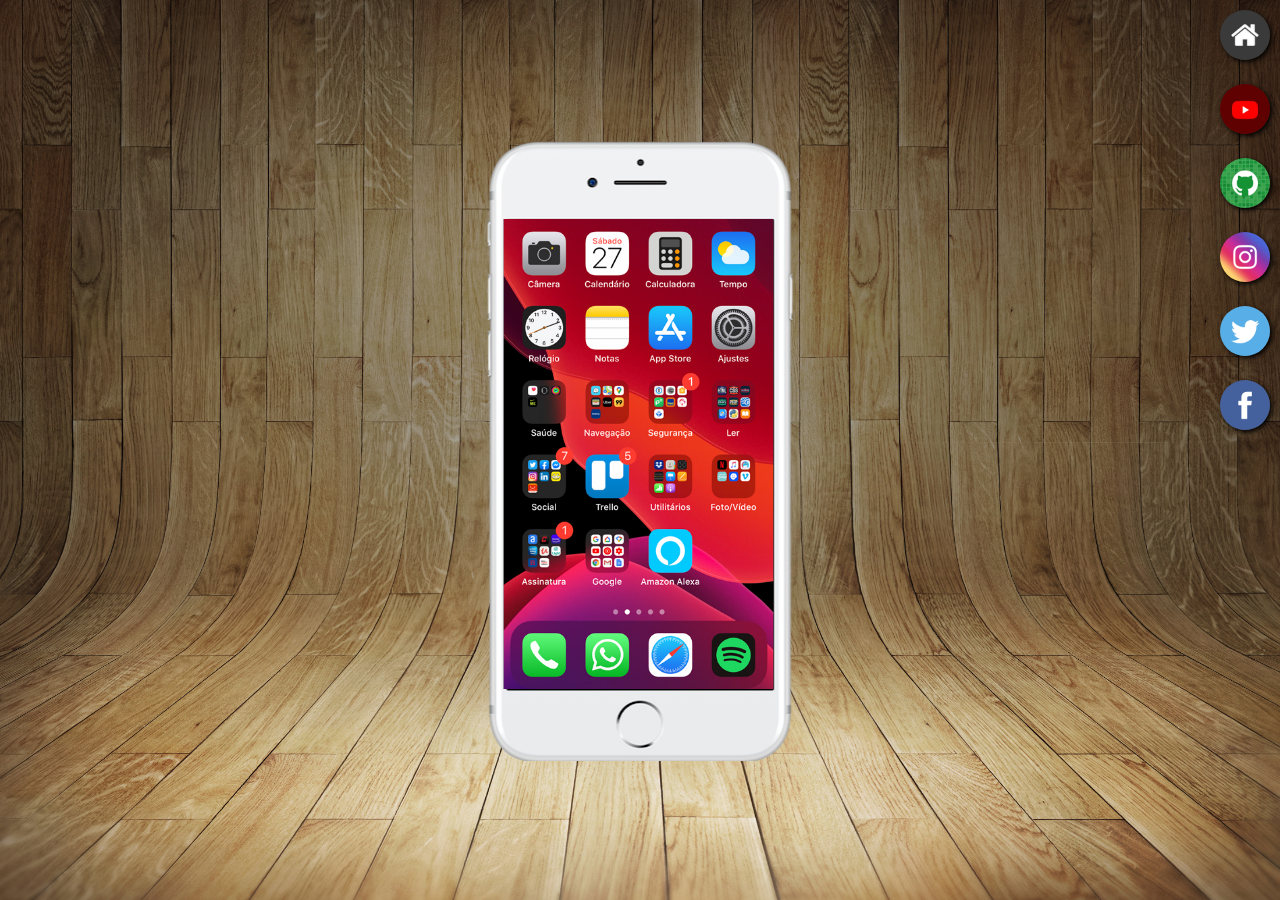
<file: index.html>
<!DOCTYPE html>
<html lang="pt-BR">
<head>
    <meta charset="UTF-8">
    <meta http-equiv="X-UA-Compatible" content="IE=edge">
    <meta name="viewport" content="width=device-width, initial-scale=1.0">
    <link rel="shortcut icon" href="favicon.ico" type="image/x-icon">
    <link rel="stylesheet" href="style.css">
    <title>Projeto Redes Sociais</title>
</head>
<body>
   <main>
    <section class="iphone">
      <iframe id="tela" name="tela" src="home.html" frameborder="0"> Seu navegador não é compativel com esta exibição.</iframe>
    </section> 
    <section class="redes-sociais">
        <a href="home.html" target="tela"><img src="imagens/logo-home.jpg" alt=""></a> <br>
        <a href="youtube.html" target="tela" ><img src="imagens/logo-youtube.jpg" alt=""></a> <br>
        <a href="github.html" target="tela"><img src="imagens/logo-github.jpg" alt=""></a> <br>
        <a href="instagram.html" target="tela"><img src="imagens/logo-instagram.jpg" alt=""></a> <br>
        <a href="twitter.html" target="tela"><img src="imagens/logo-twitter.jpg" alt=""></a> <br>
        <a href="facebook.html" target="tela"><img src="imagens/logo-facebook.jpg" alt=""></a>
    </section>
    
    </main>
</body>
</html>
</file>
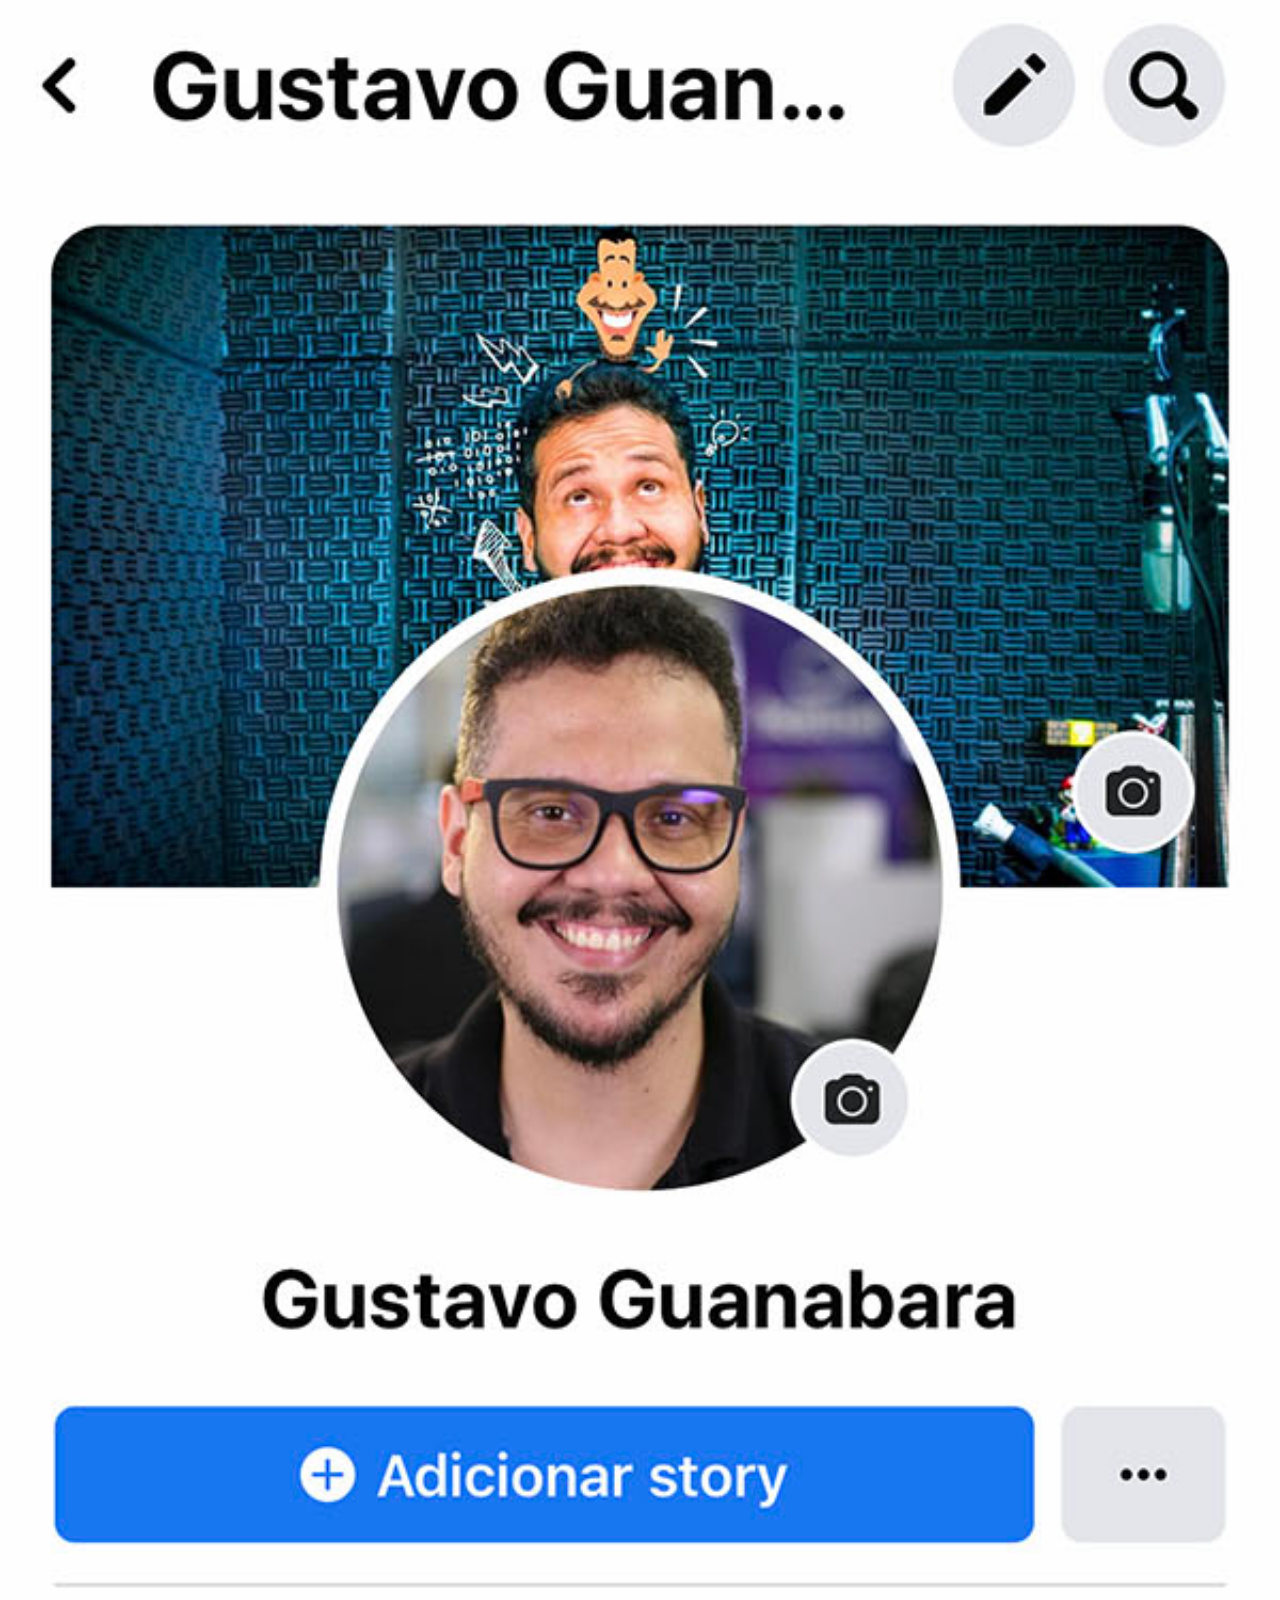
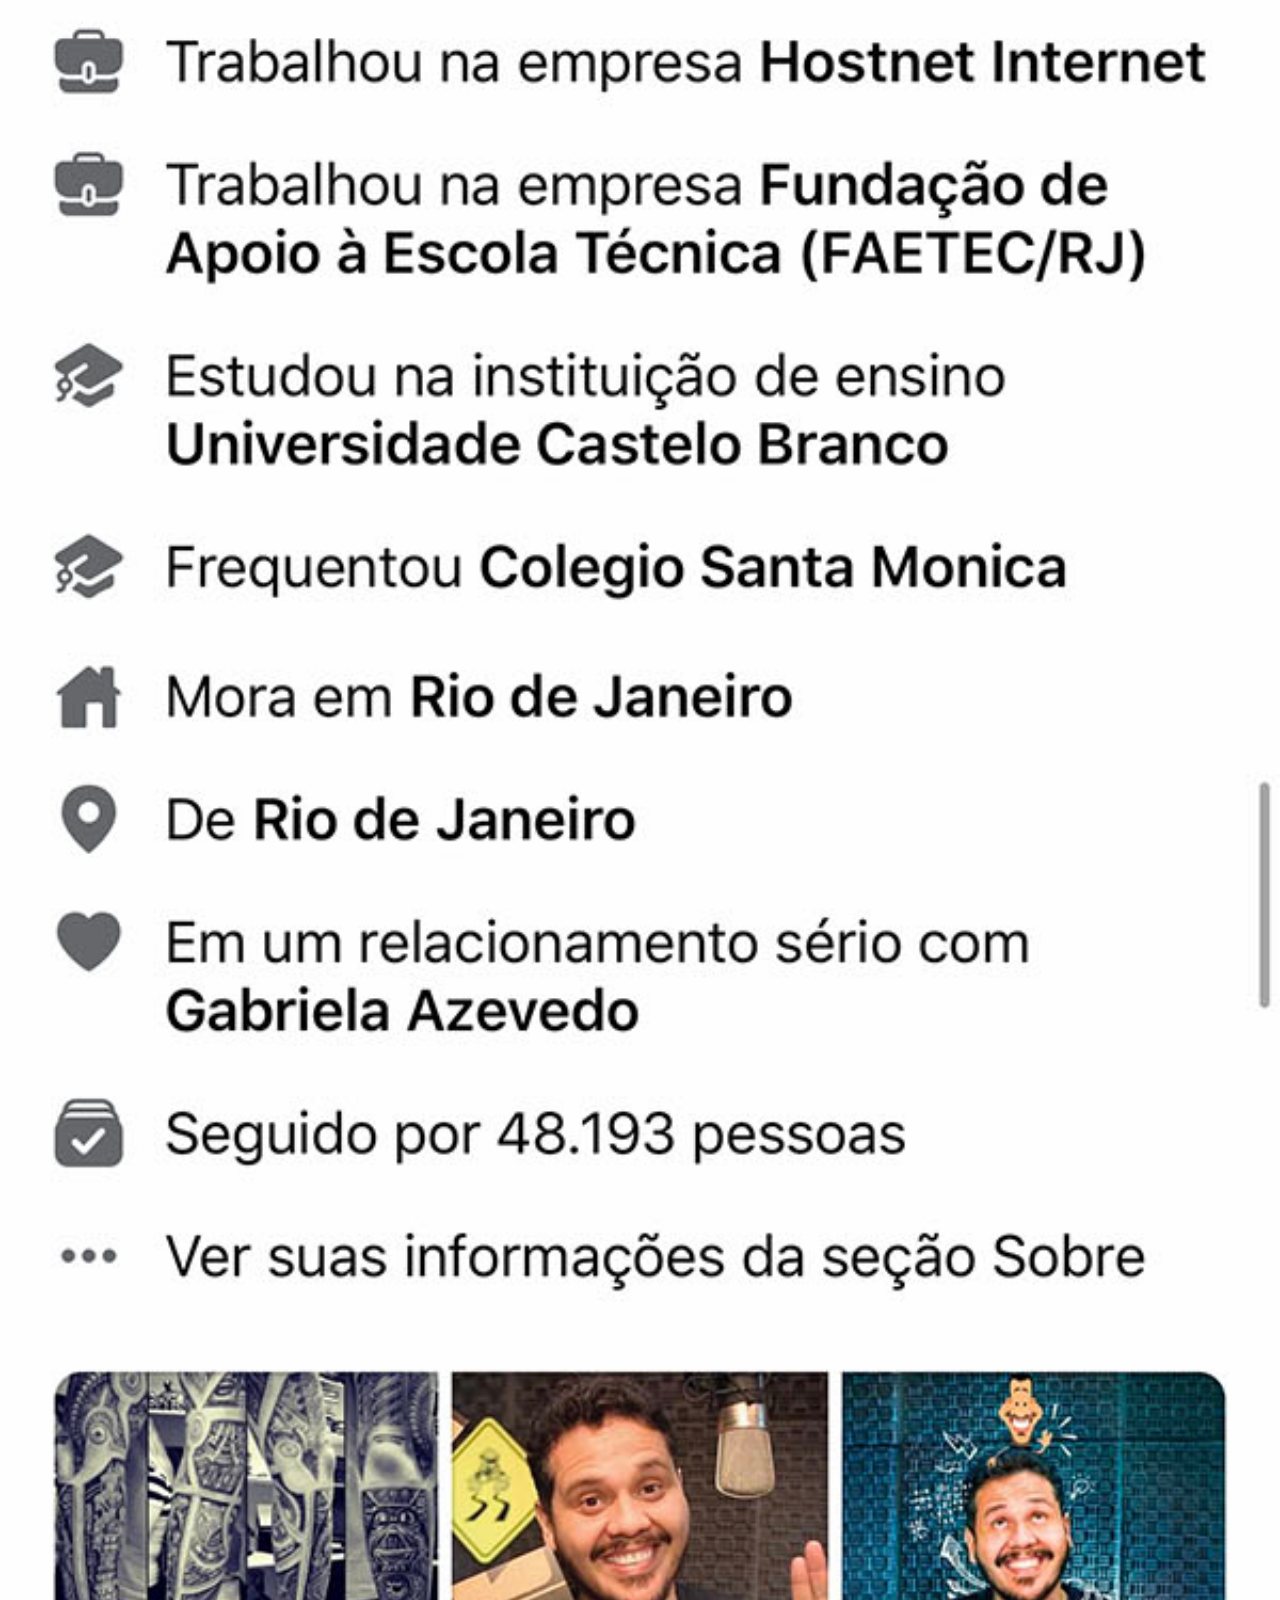
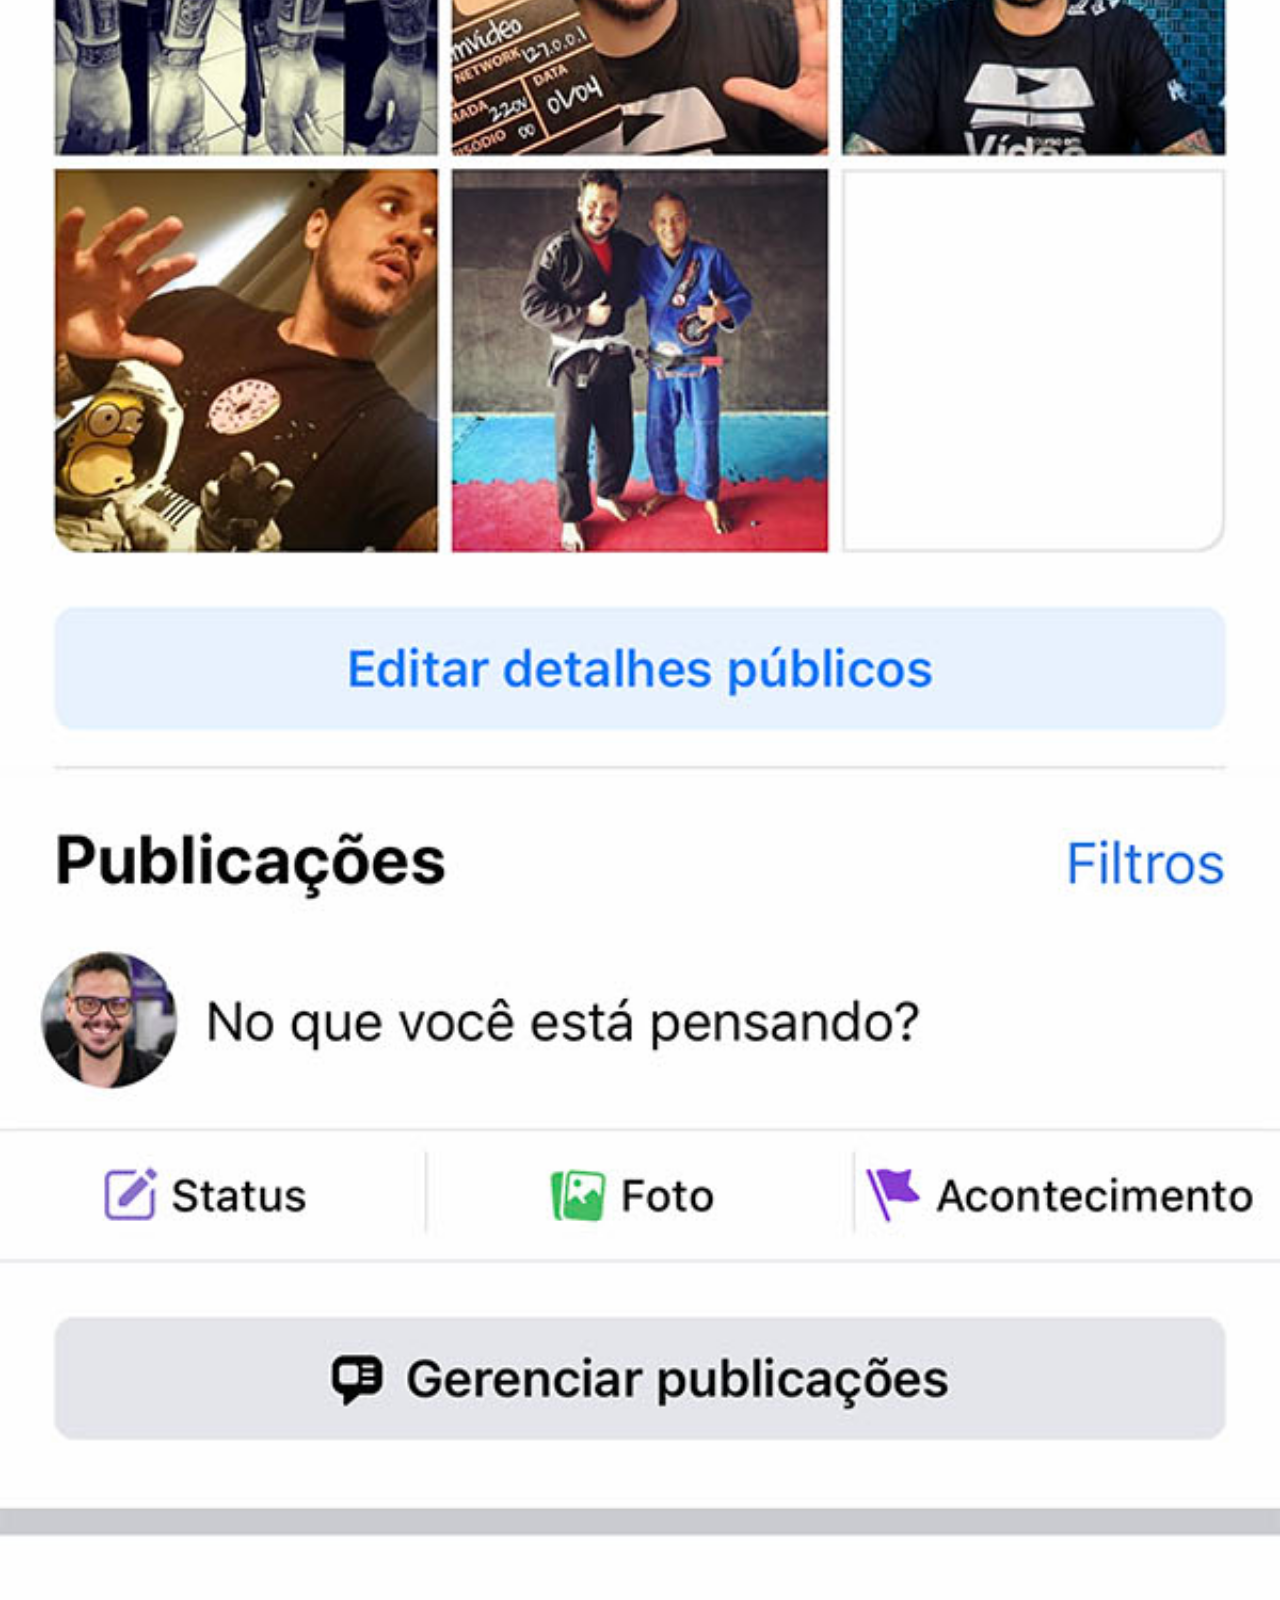
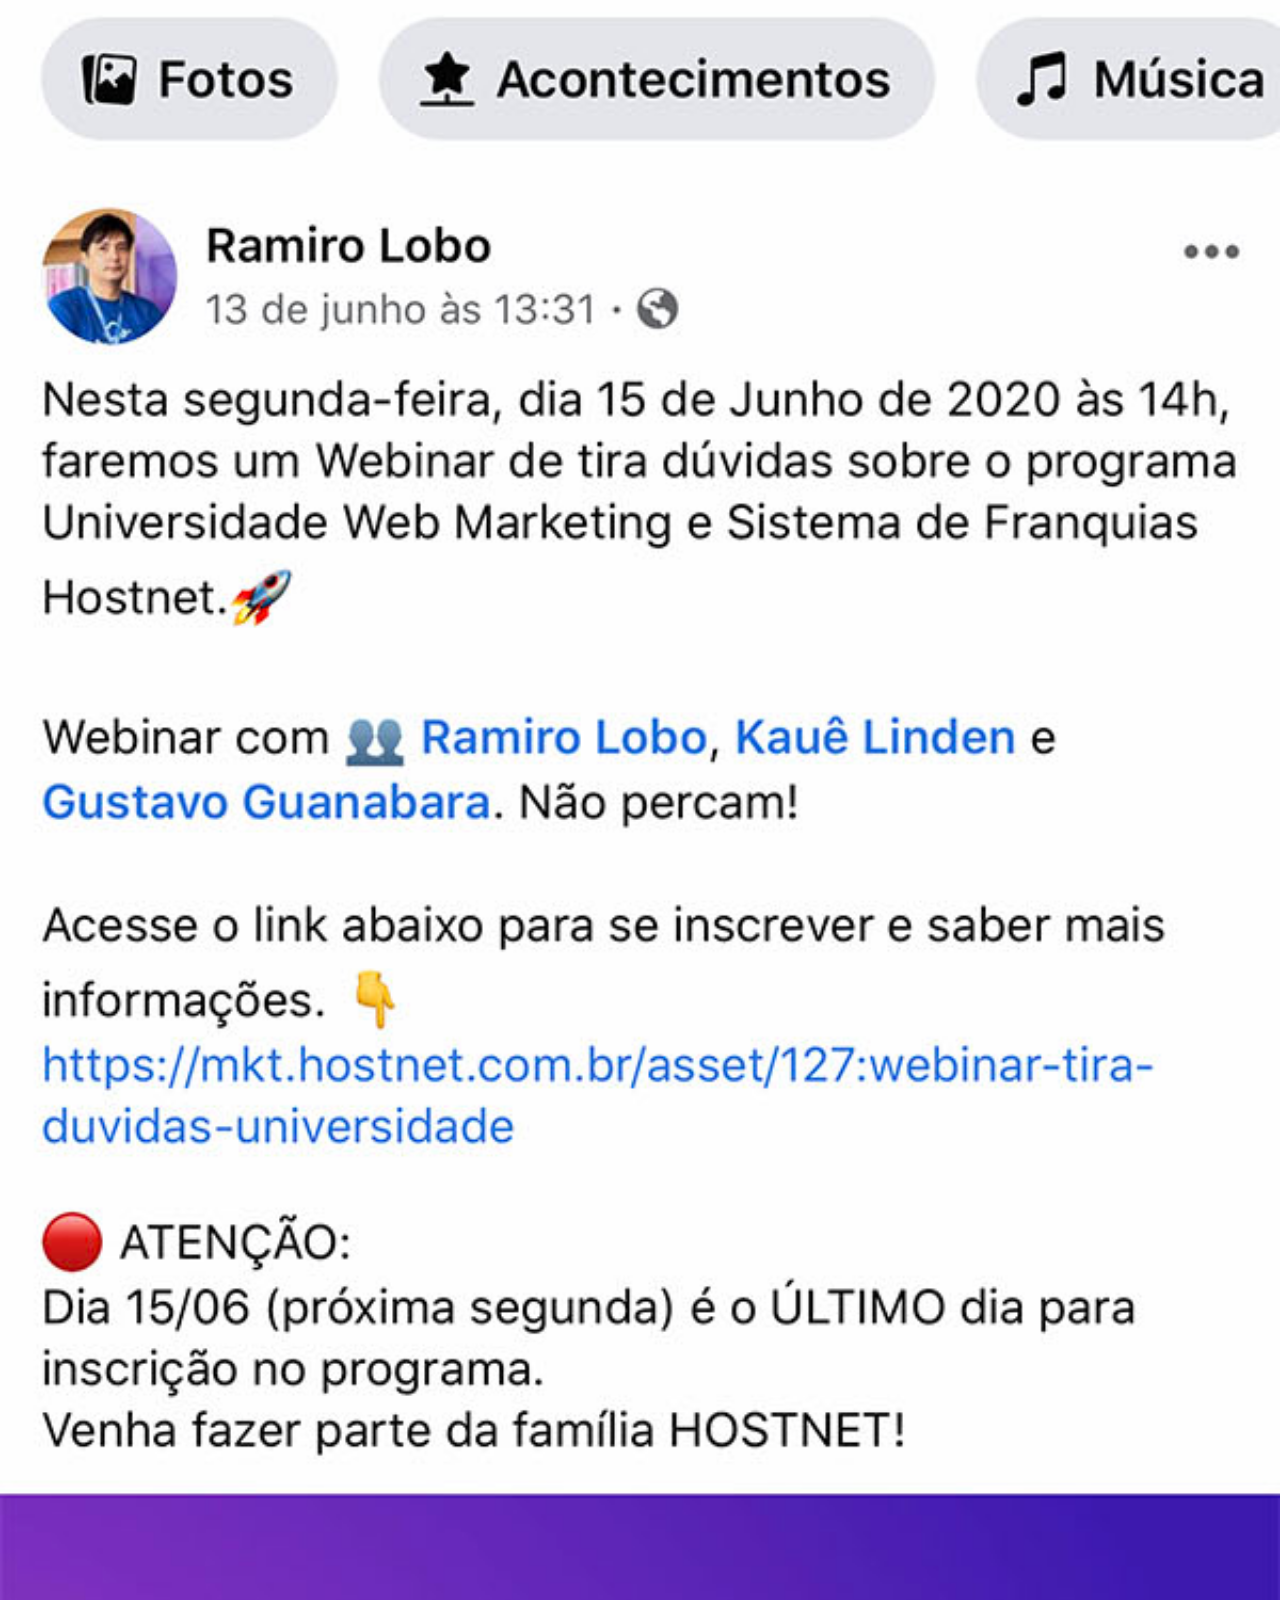
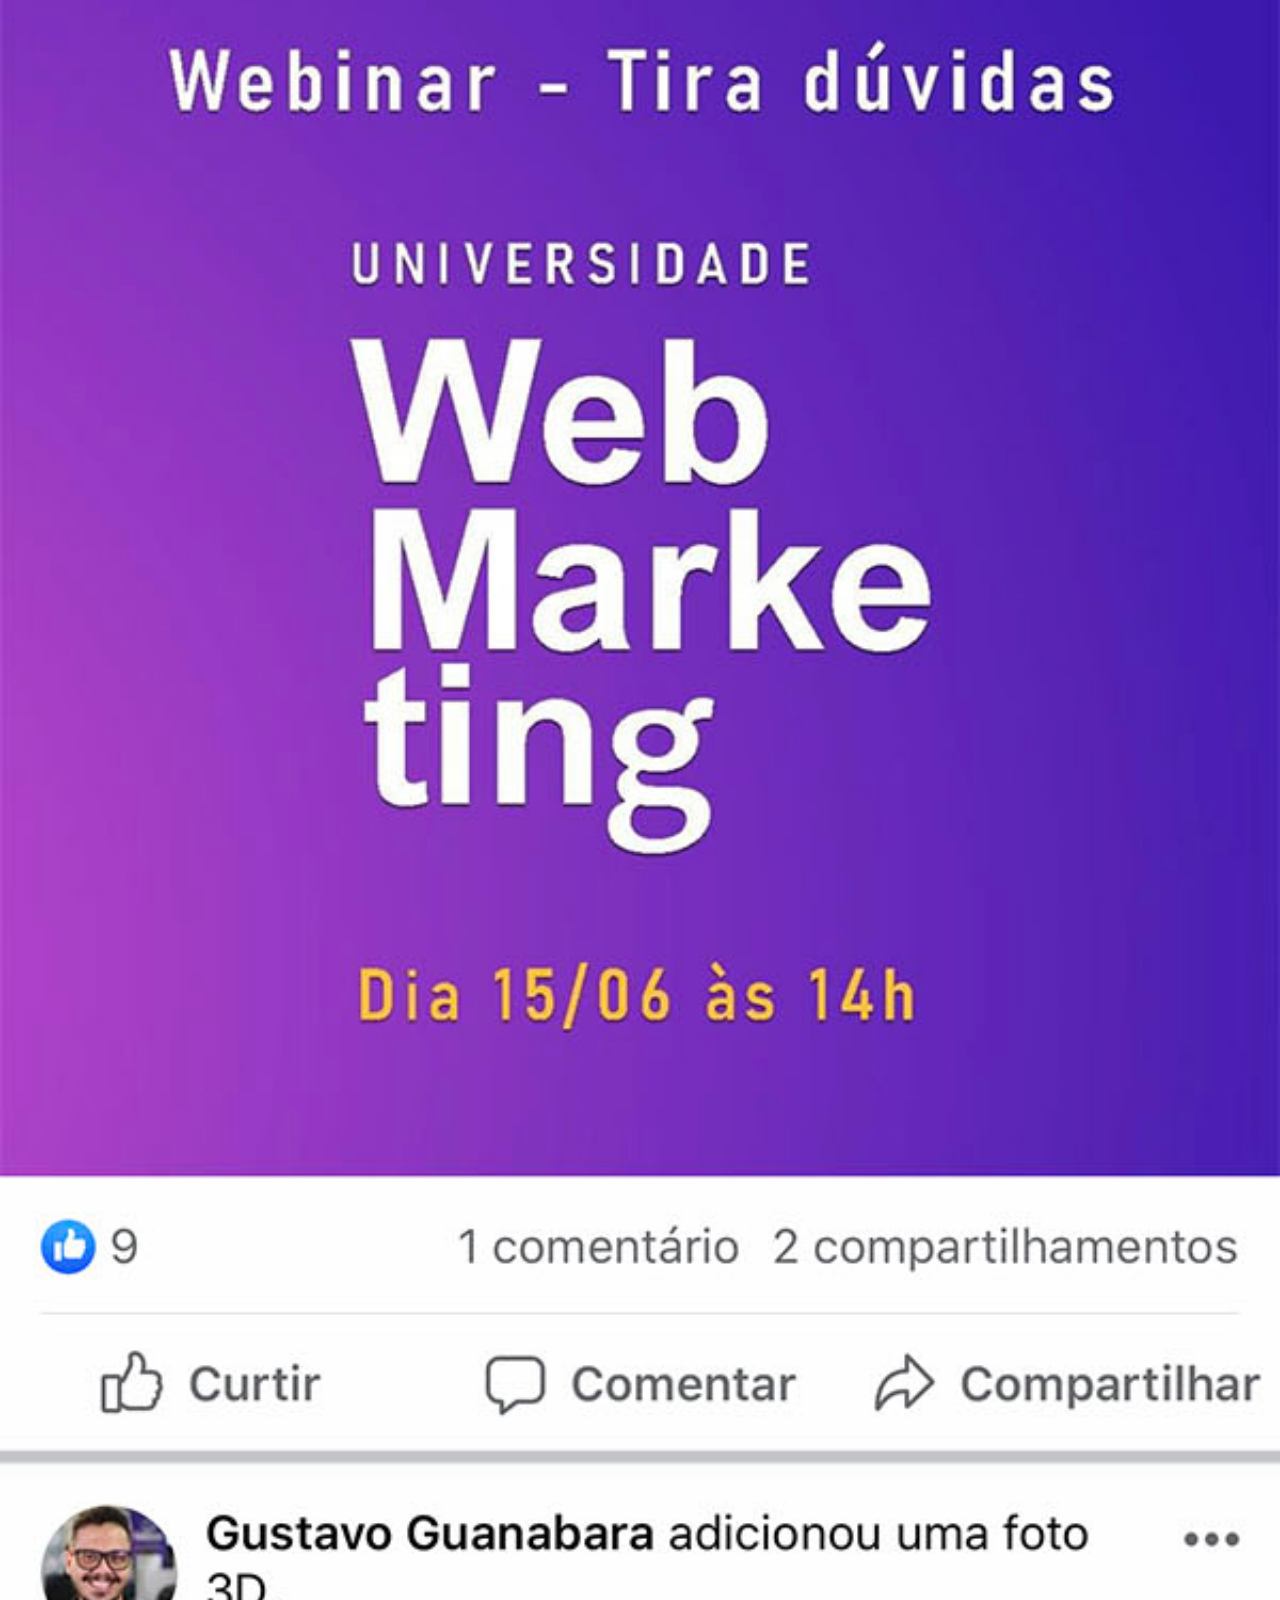
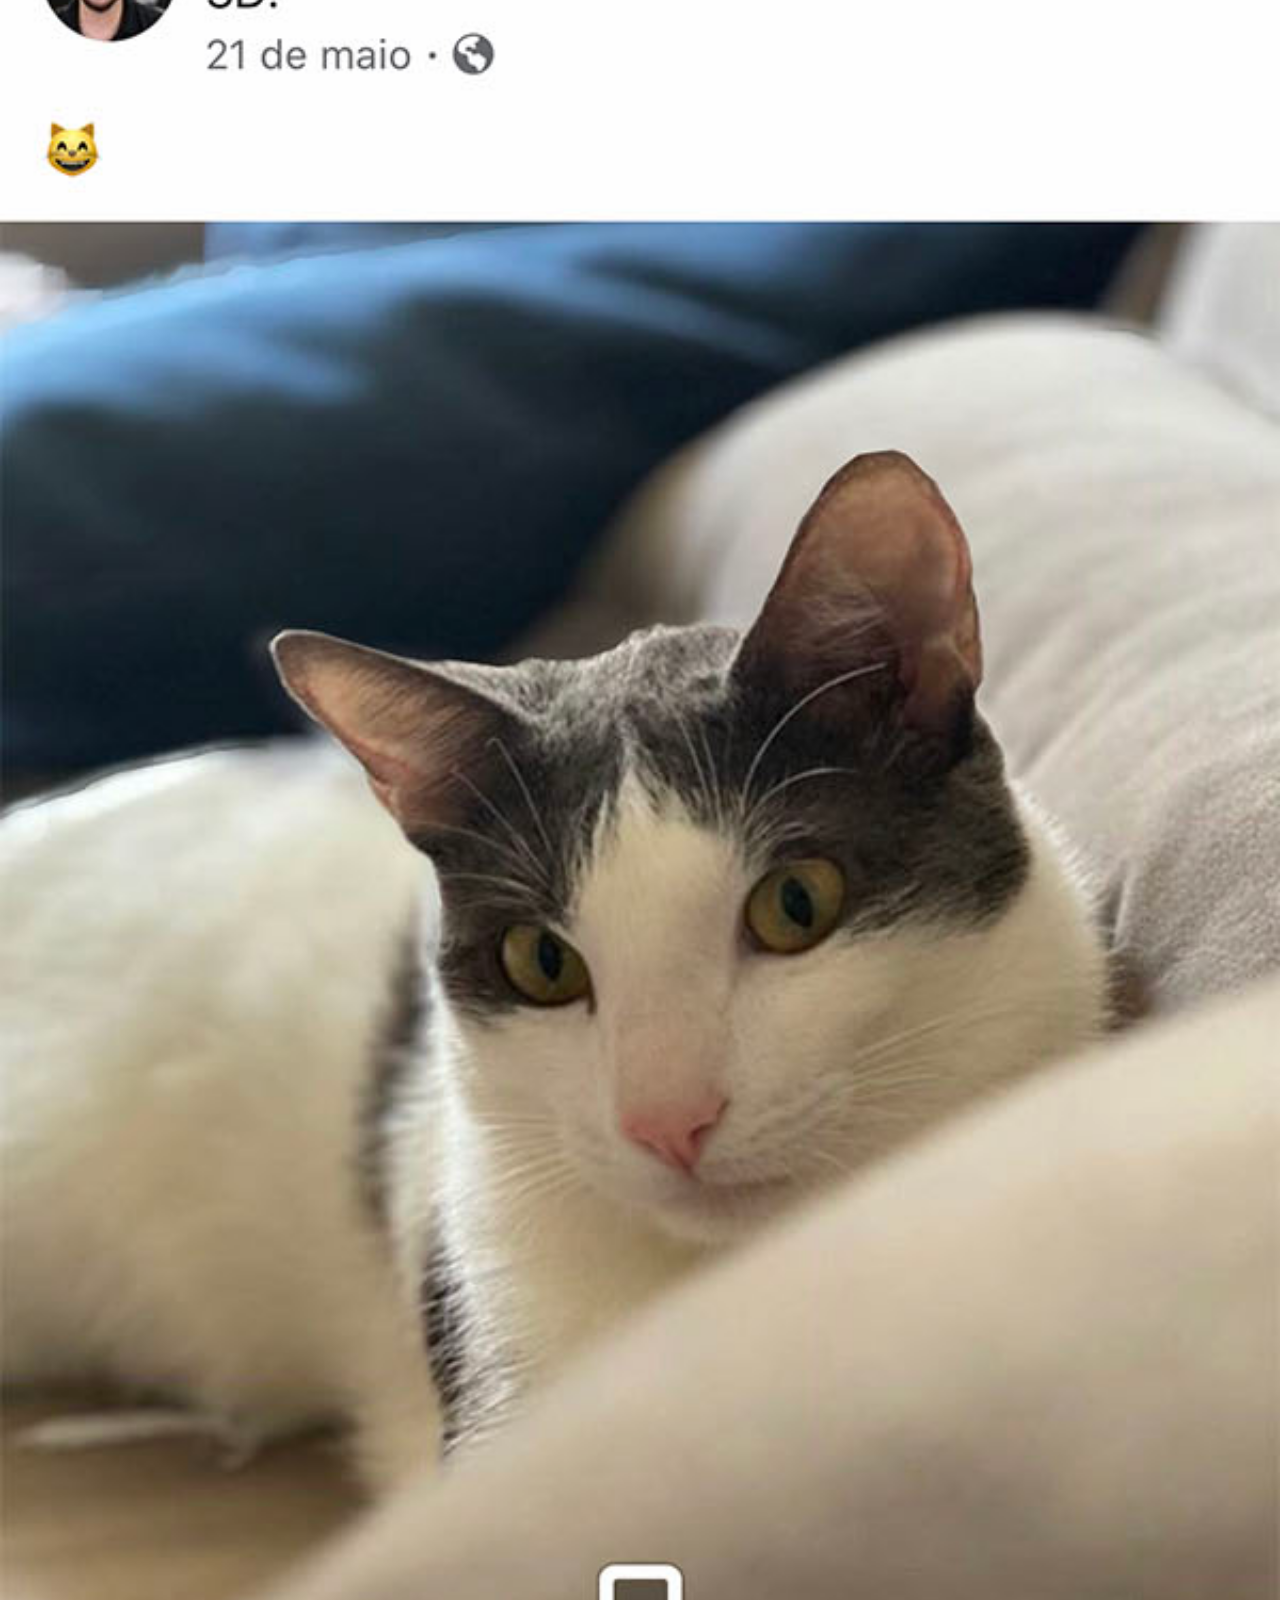
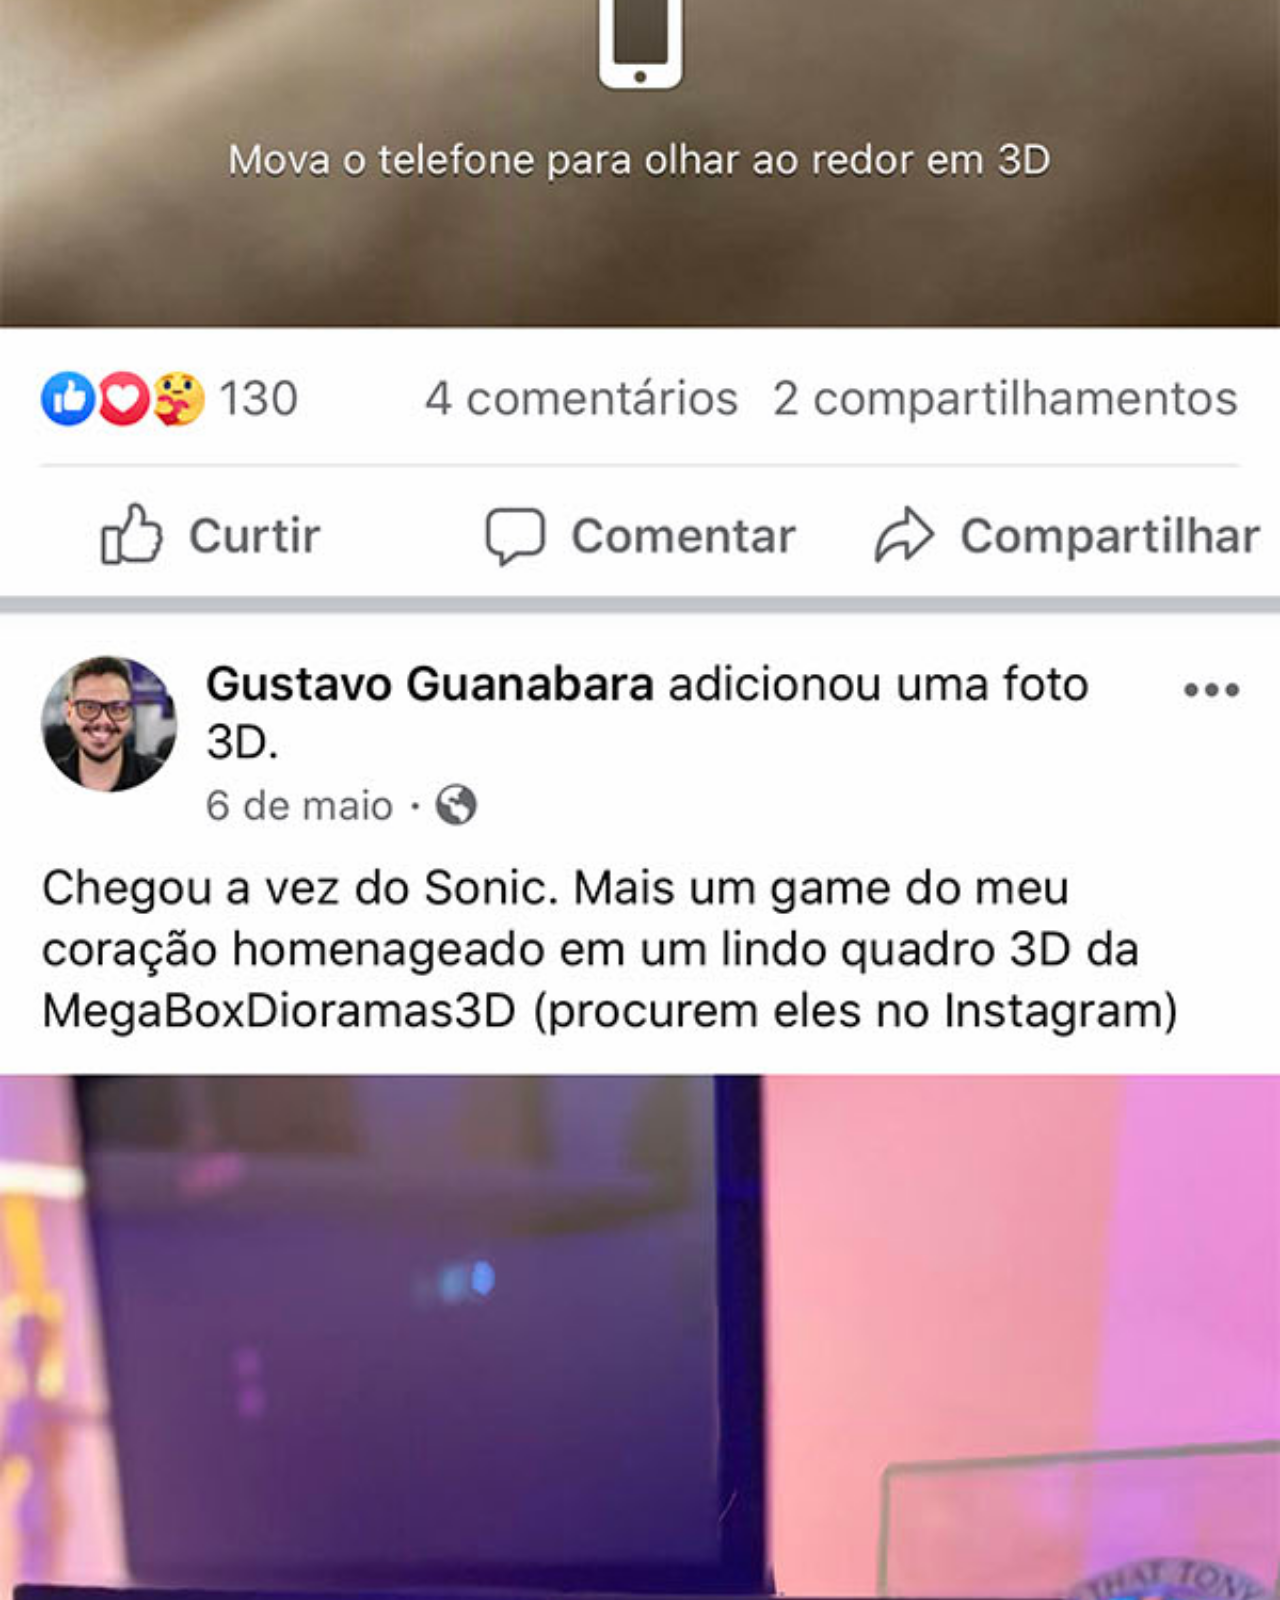
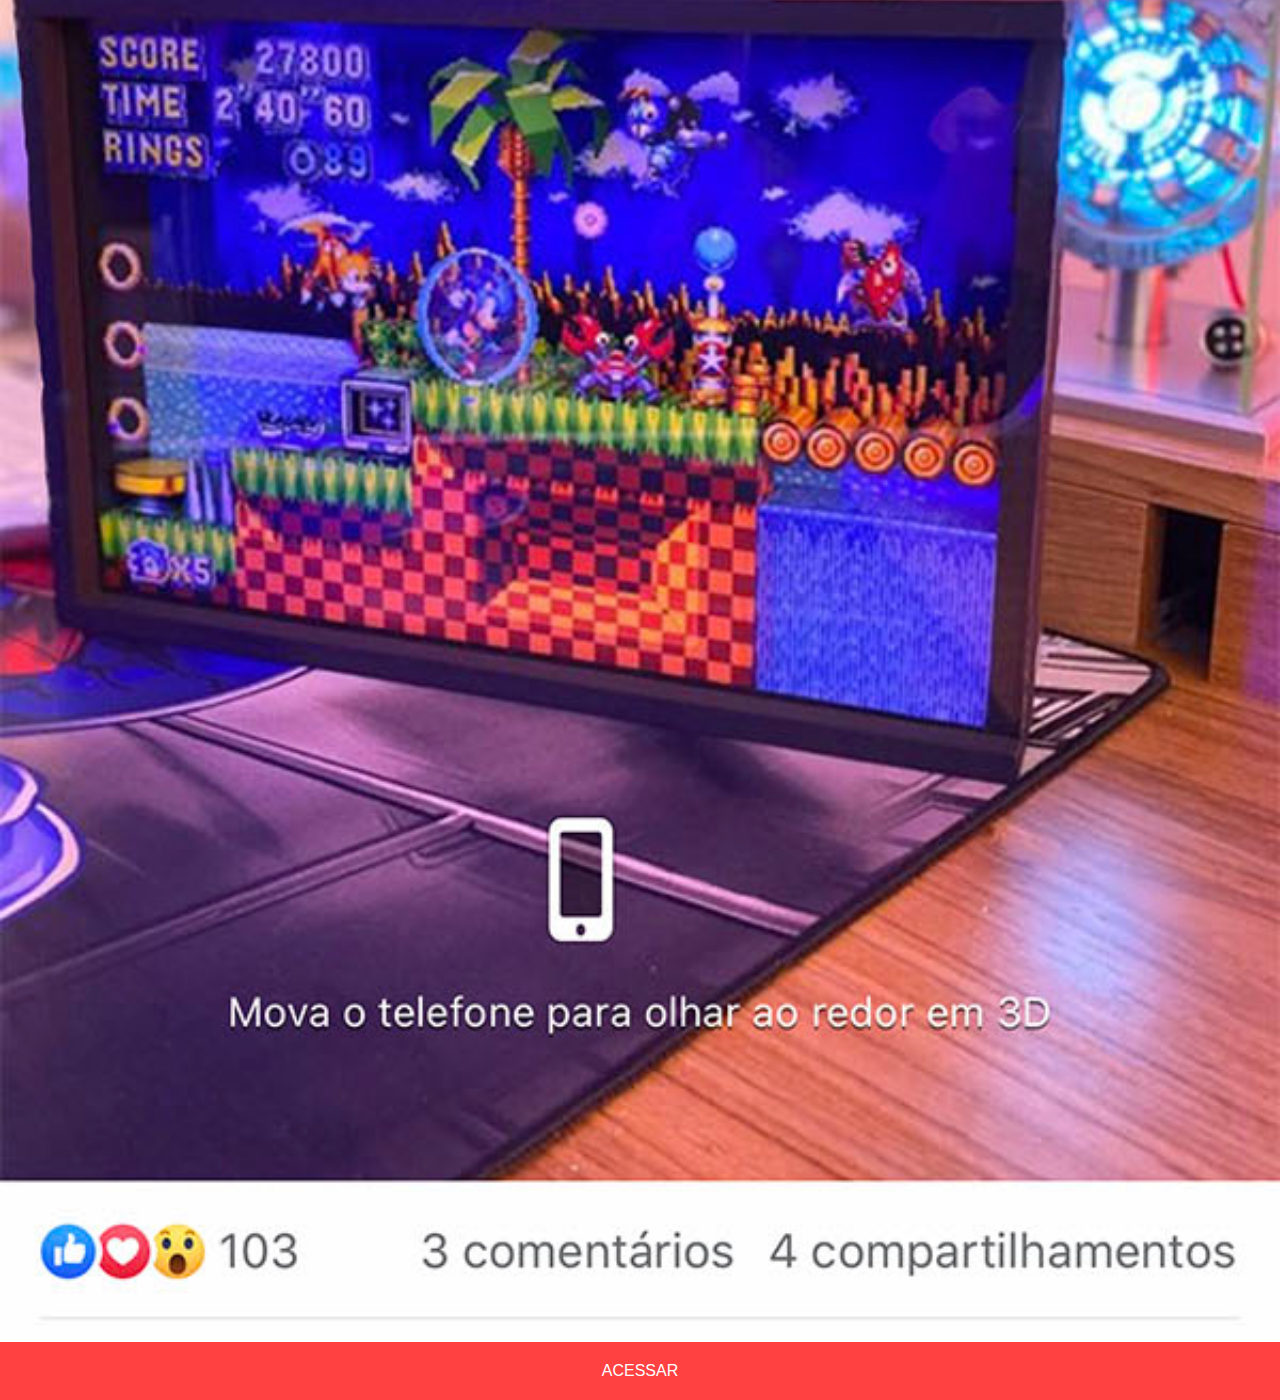
<file: facebook.html>
<!DOCTYPE html>
<html lang="pt-Br">
<head>
    <meta charset="UTF-8">
    <meta http-equiv="X-UA-Compatible" content="IE=edge">
    <meta name="viewport" content="width=device-width, initial-scale=1.0">
    <title>Document</title>
    <style>
        ::-webkit-scrollbar{
            width: 0px; height: 0px;
        }
        *{
            margin:0px; padding: 0px;
            font-family: Arial, Helvetica, sans-serif;
        }
        img {
            width: 100vw;
        }
        a{
            display: block;
            background-color: rgba(255, 0, 0, 0.747);
            color: white;
            padding: 20px;
            text-align: center;
            text-decoration: none;}
    </style>
</head>
<body>
    <img src="imagens/tela-facebook.jpg" alt="">
    <a href="https://www.facebook.com/gustavoguanabara" target="_blank">ACESSAR</a>
</body>
</html>
</file>
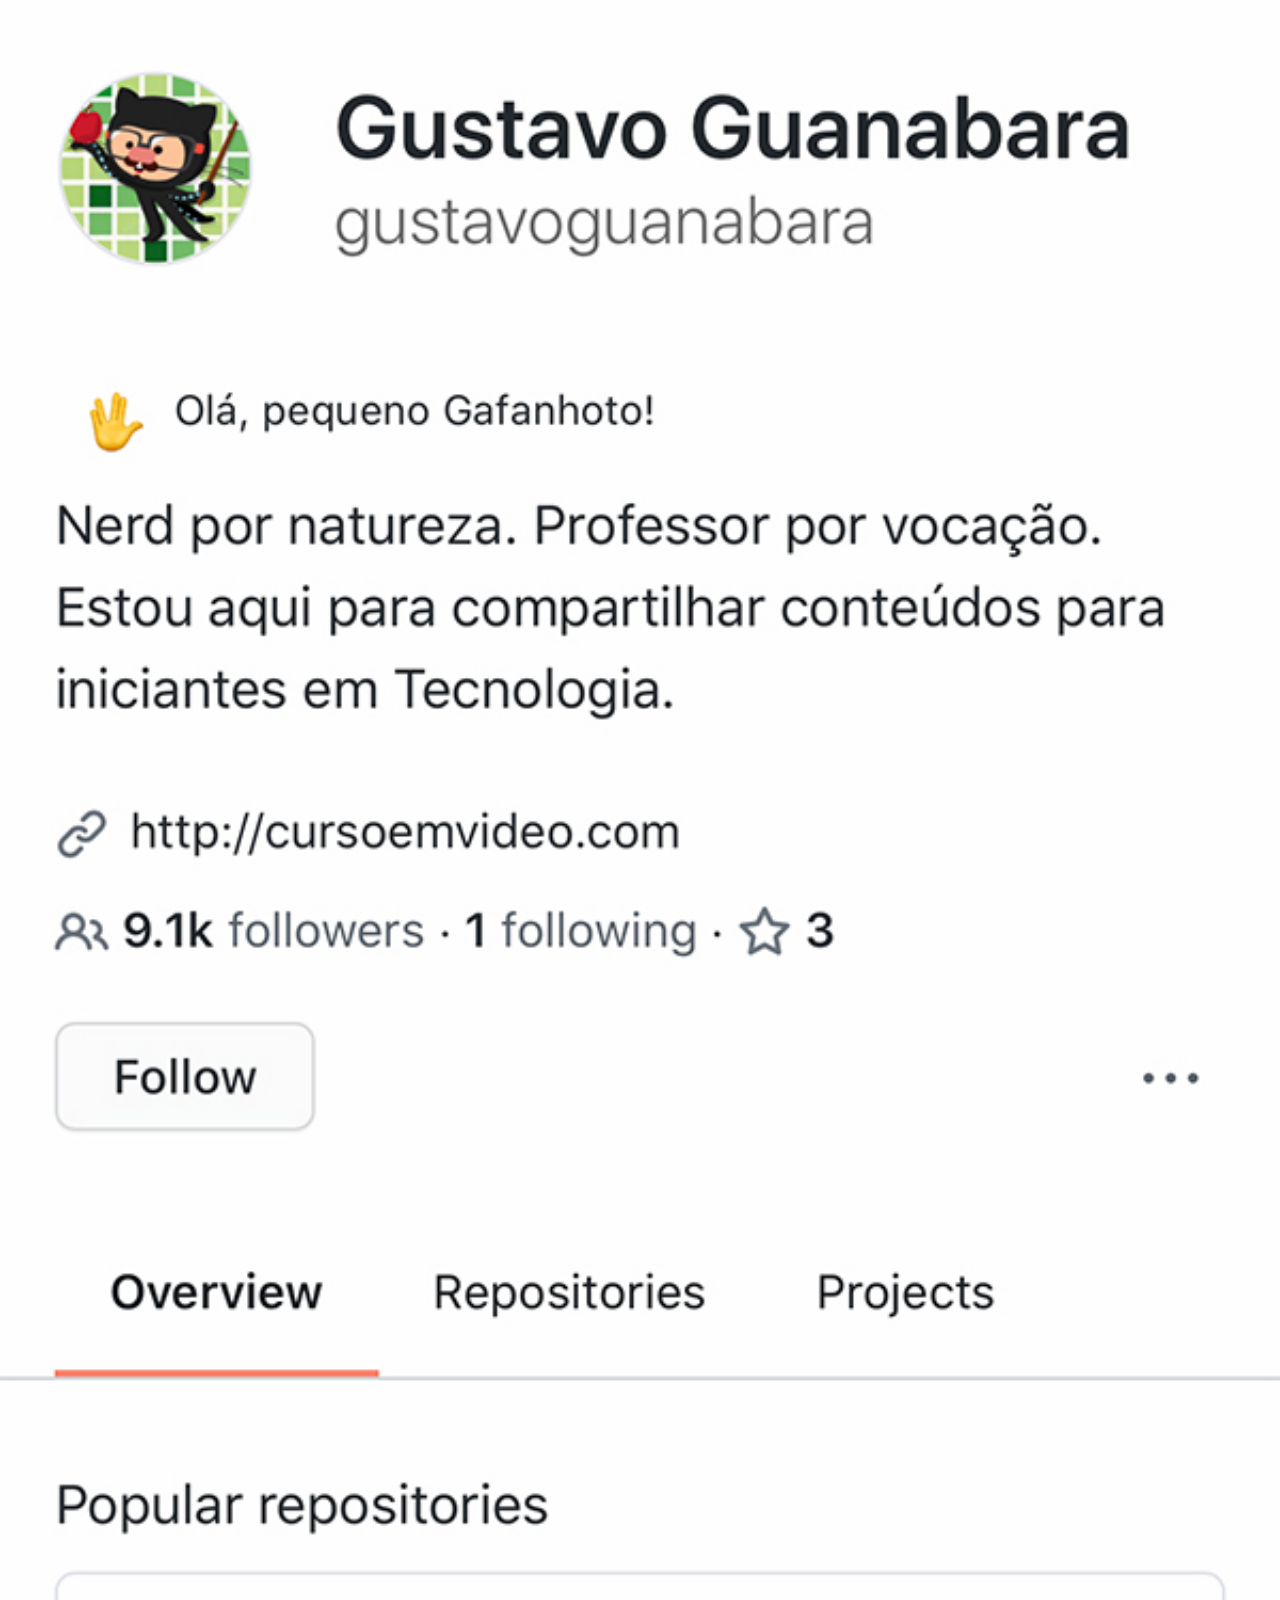
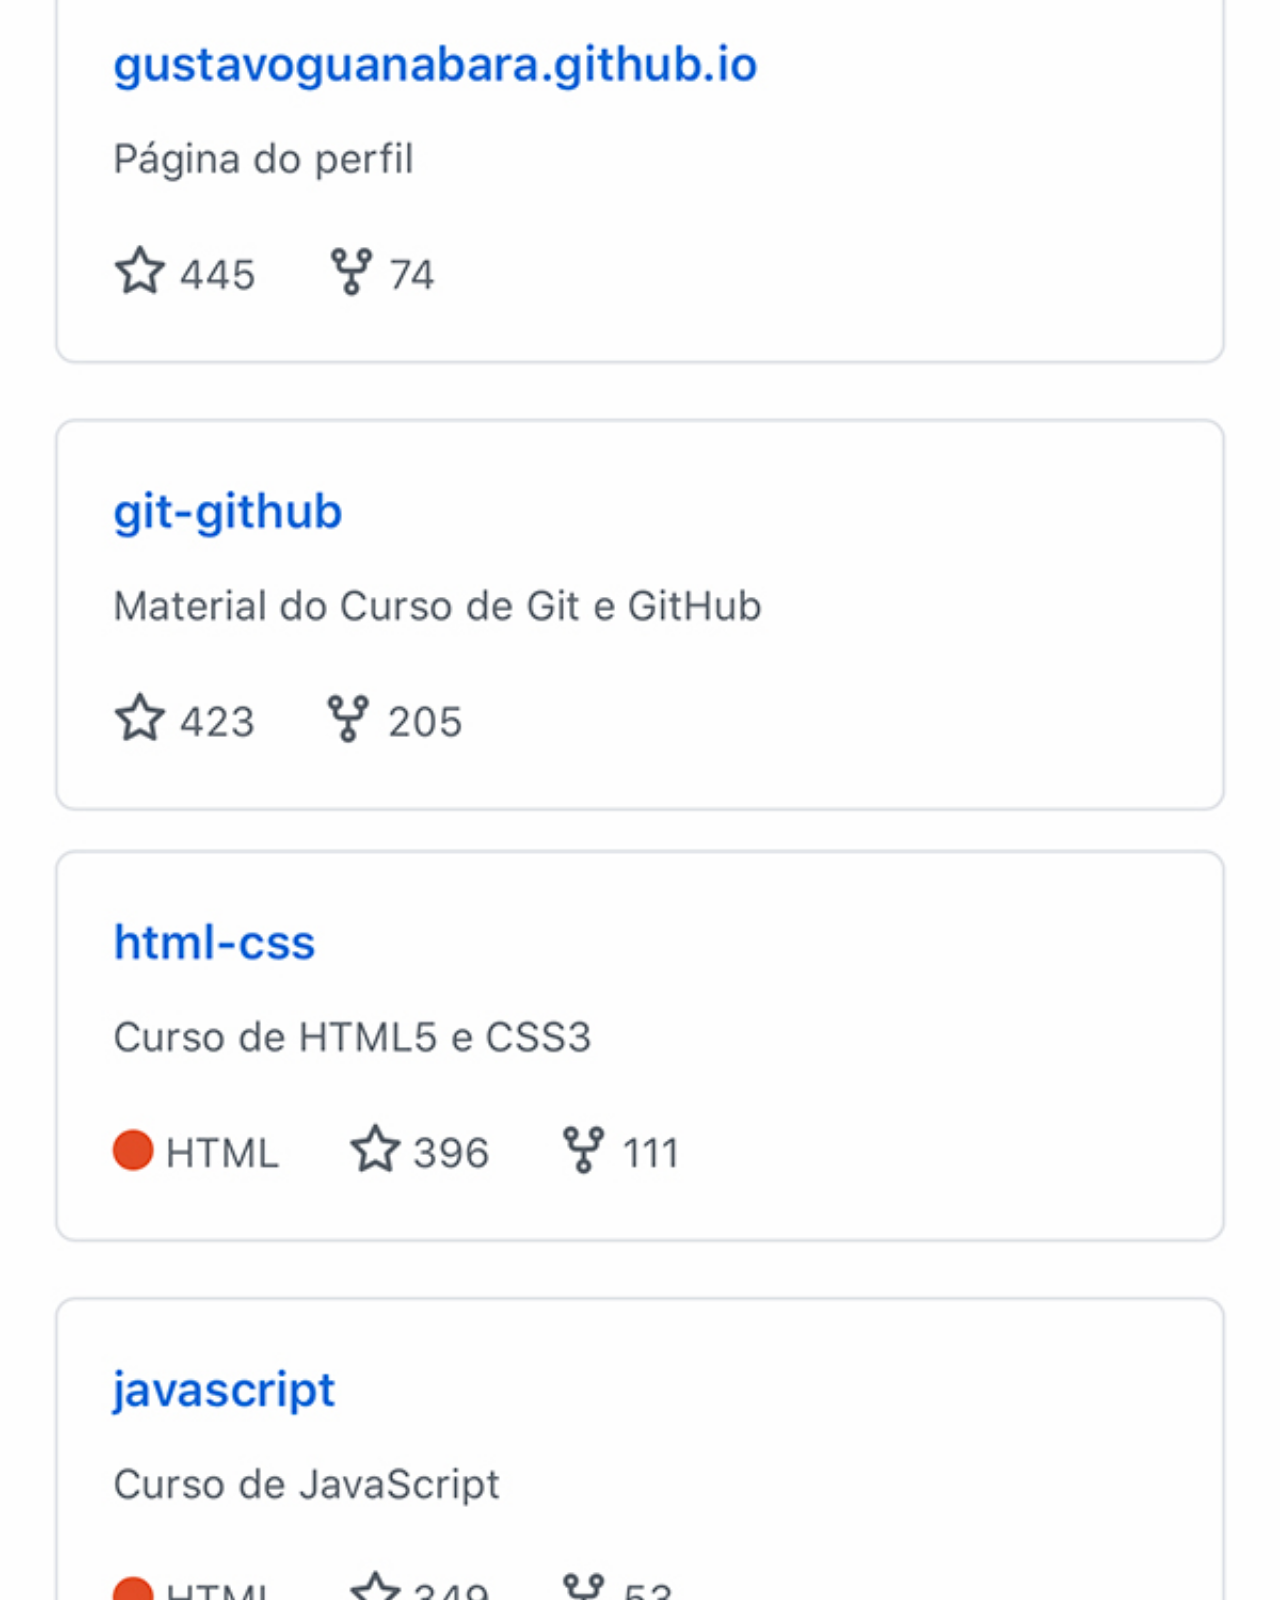
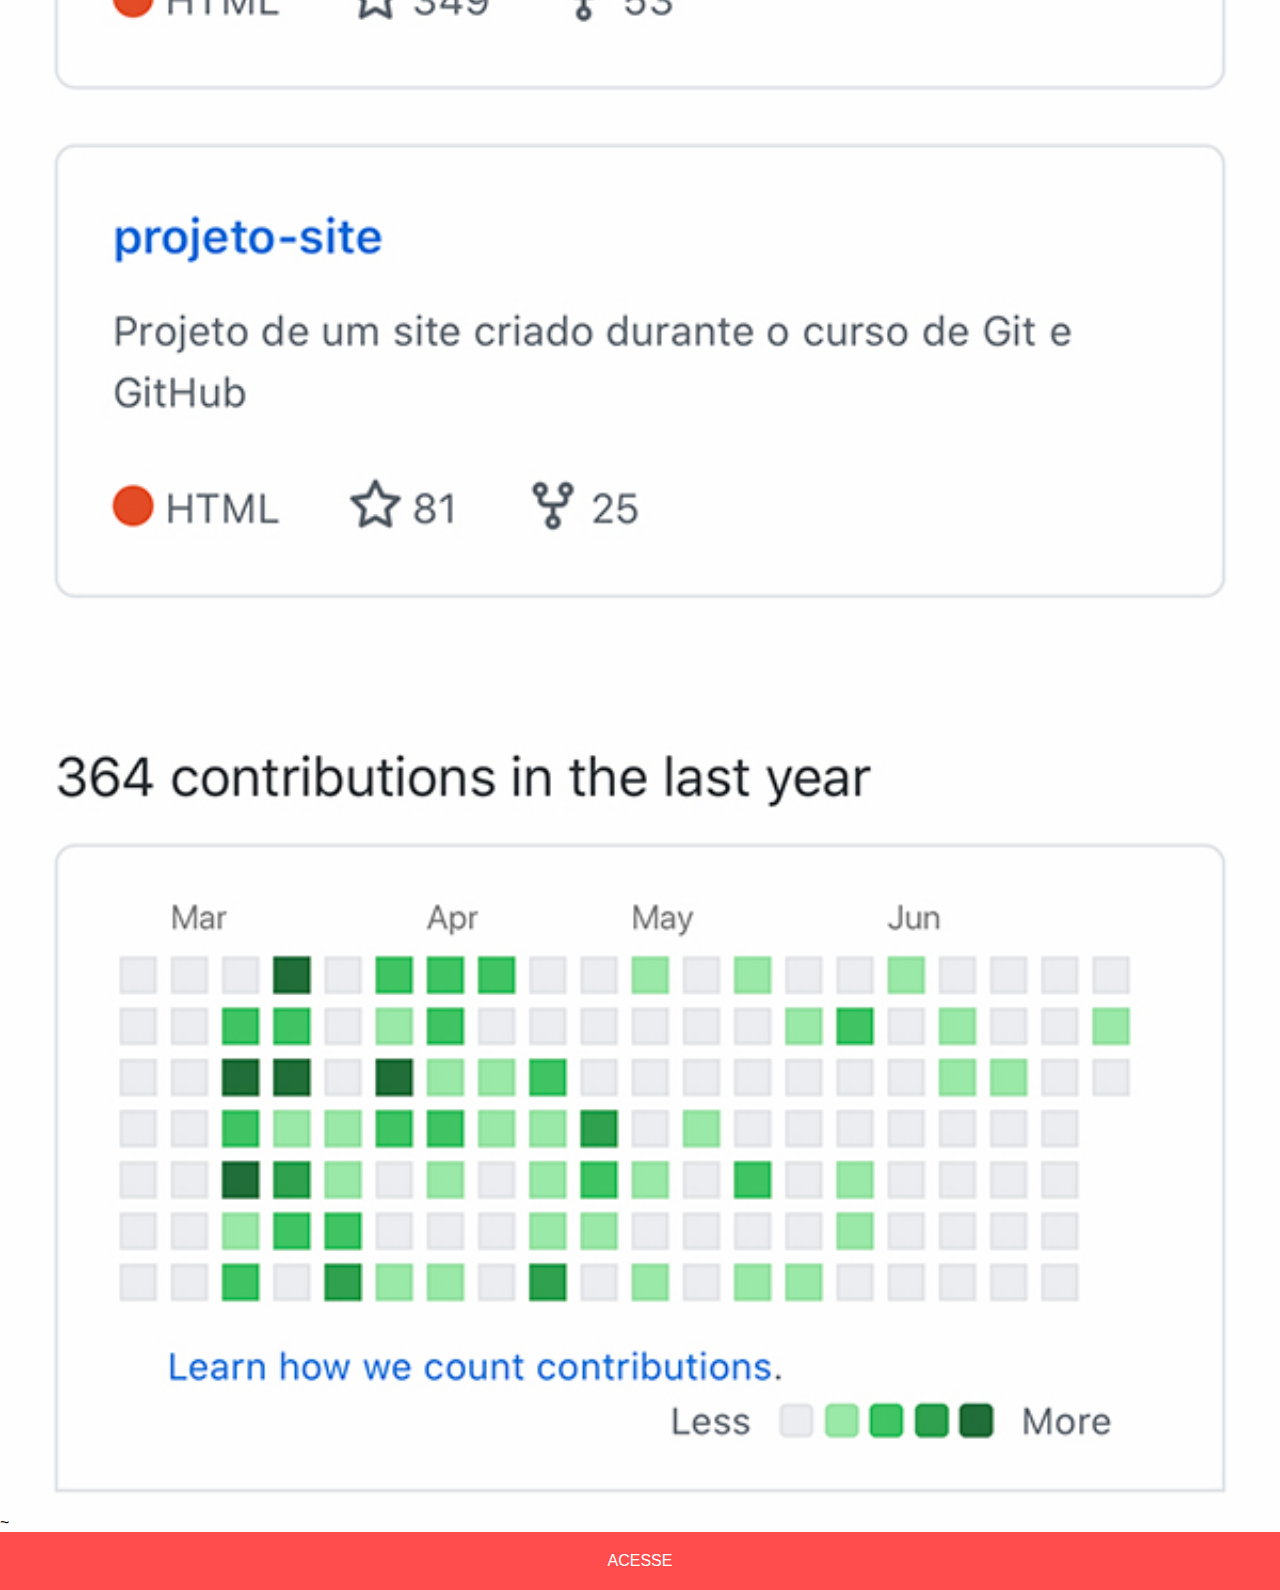
<file: github.html>
<!DOCTYPE html>
<html lang="pt-Br">
<head>
    <meta charset="UTF-8">
    <meta http-equiv="X-UA-Compatible" content="IE=edge">
    <meta name="viewport" content="width=device-width, initial-scale=1.0">
    <title>Document</title>
    <style>
        *{
            margin:0px; padding: 0px;
            font-family: Arial, Helvetica, sans-serif;
        }
        img{
            background-color: black;
            width: 100vw;
            margin-bottom: -22px ;
        }
        a{
            display: block;
            background: rgba(255, 0, 0, 0.699);
            color: white;
            padding: 20px;
            text-align: center;
            text-decoration: none;
        }
        ::-webkit-scrollbar {
            width: 0px;
            height: 0px;
        }
    </style>
</head>
<body>
    <img src="imagens/tela-github.jpg" alt="">~
    <a href="https://github.com/gustavoguanabara" target="_blank">ACESSE</a>
</body>
</html>
</file>
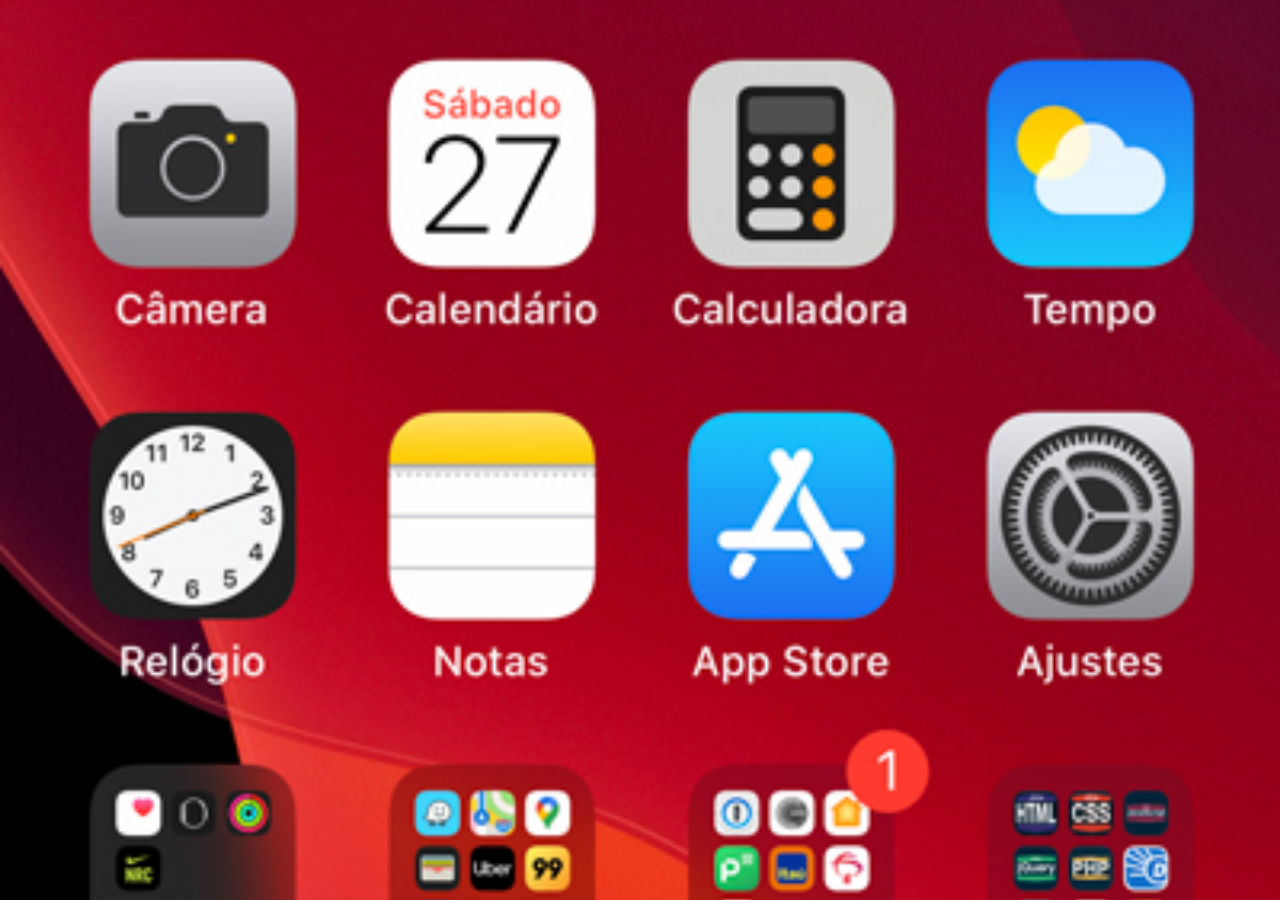
<file: home.html>
<!DOCTYPE html>
<html lang="pt-BR">
<head>
    <meta charset="UTF-8">
    <meta http-equiv="X-UA-Compatible" content="IE=edge">
    <meta name="viewport" content="width=device-width, initial-scale=1.0">
    <title>Document</title>
    <style>
        *{
            margin: 0px;
            padding: 0px;
            height: 100vh; width: 100vw;
        }
        body{
            height: 98vh; width: 98vw;
            background: black url(imagens/tela-home.jpg) no-repeat top center;
            background-size: cover;
        }
    </style>
</head>
<body>
    <main></main>
</body>
</html>
</file>
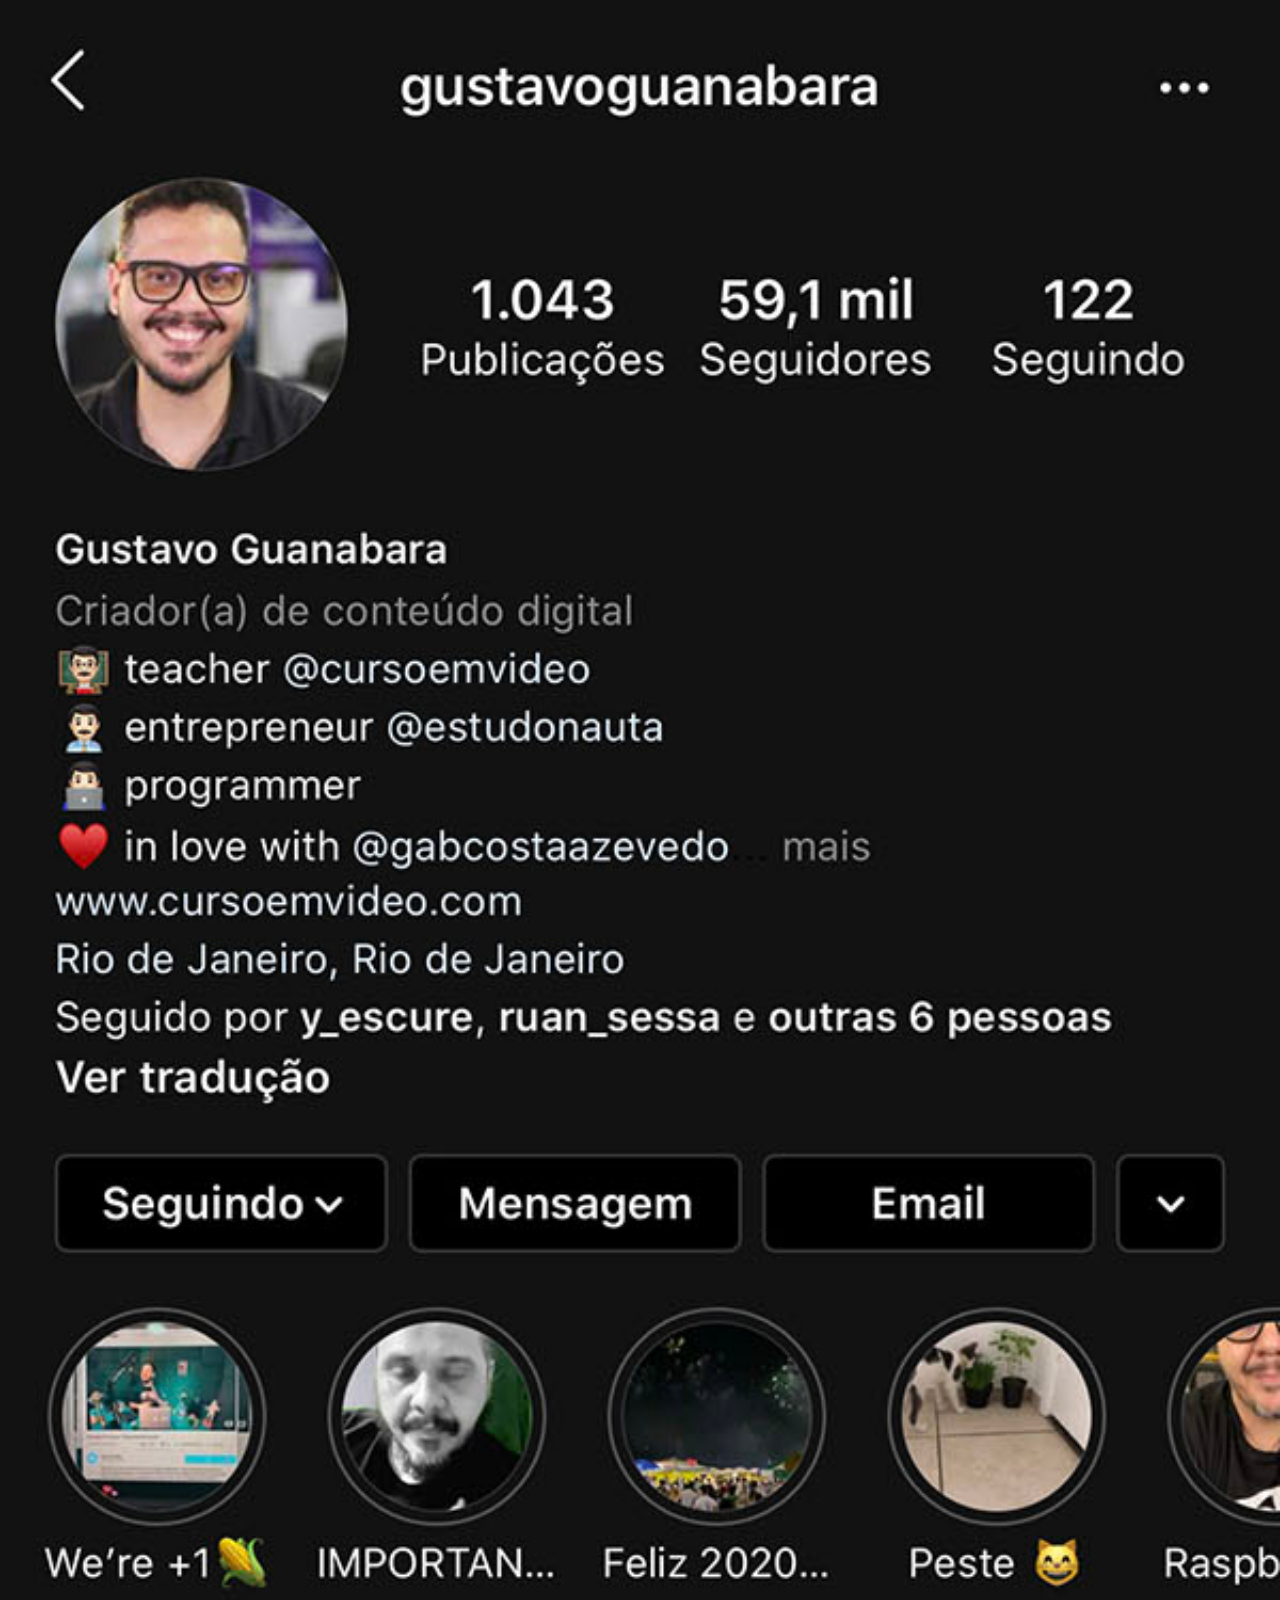
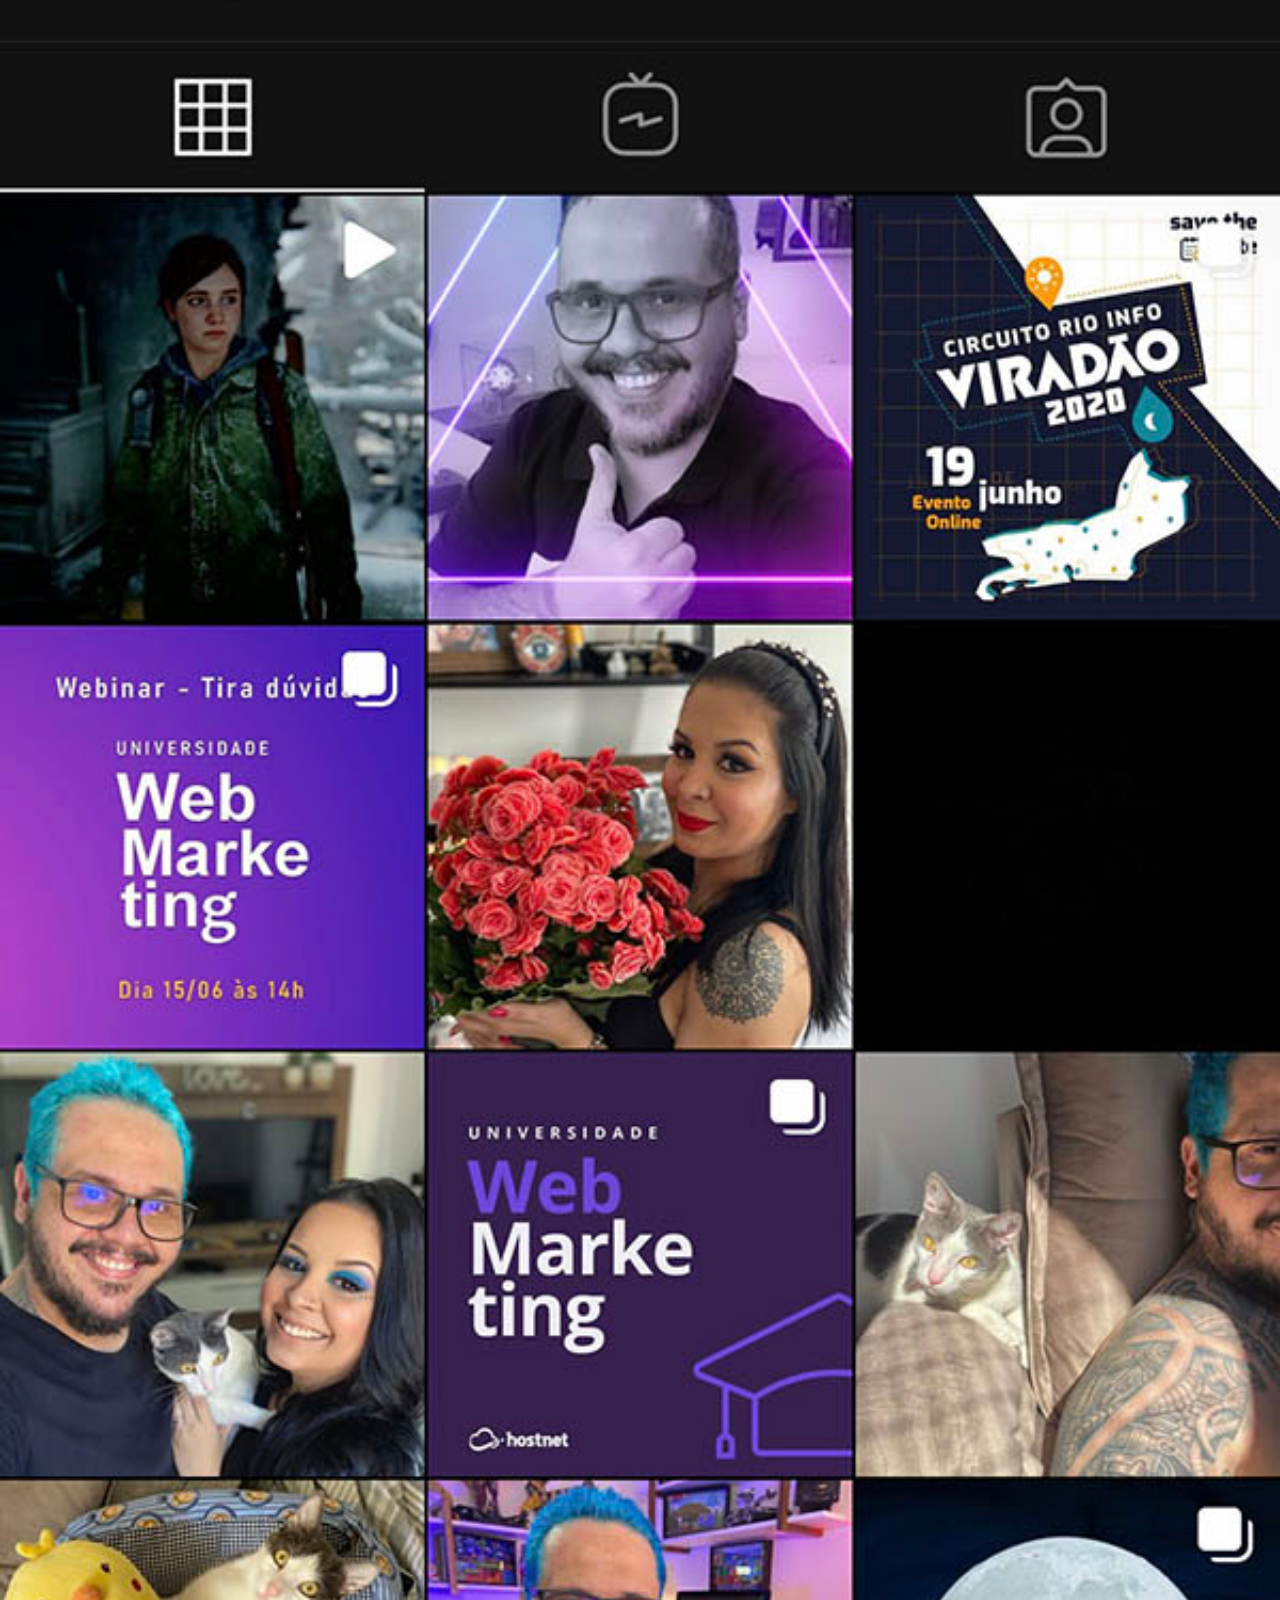
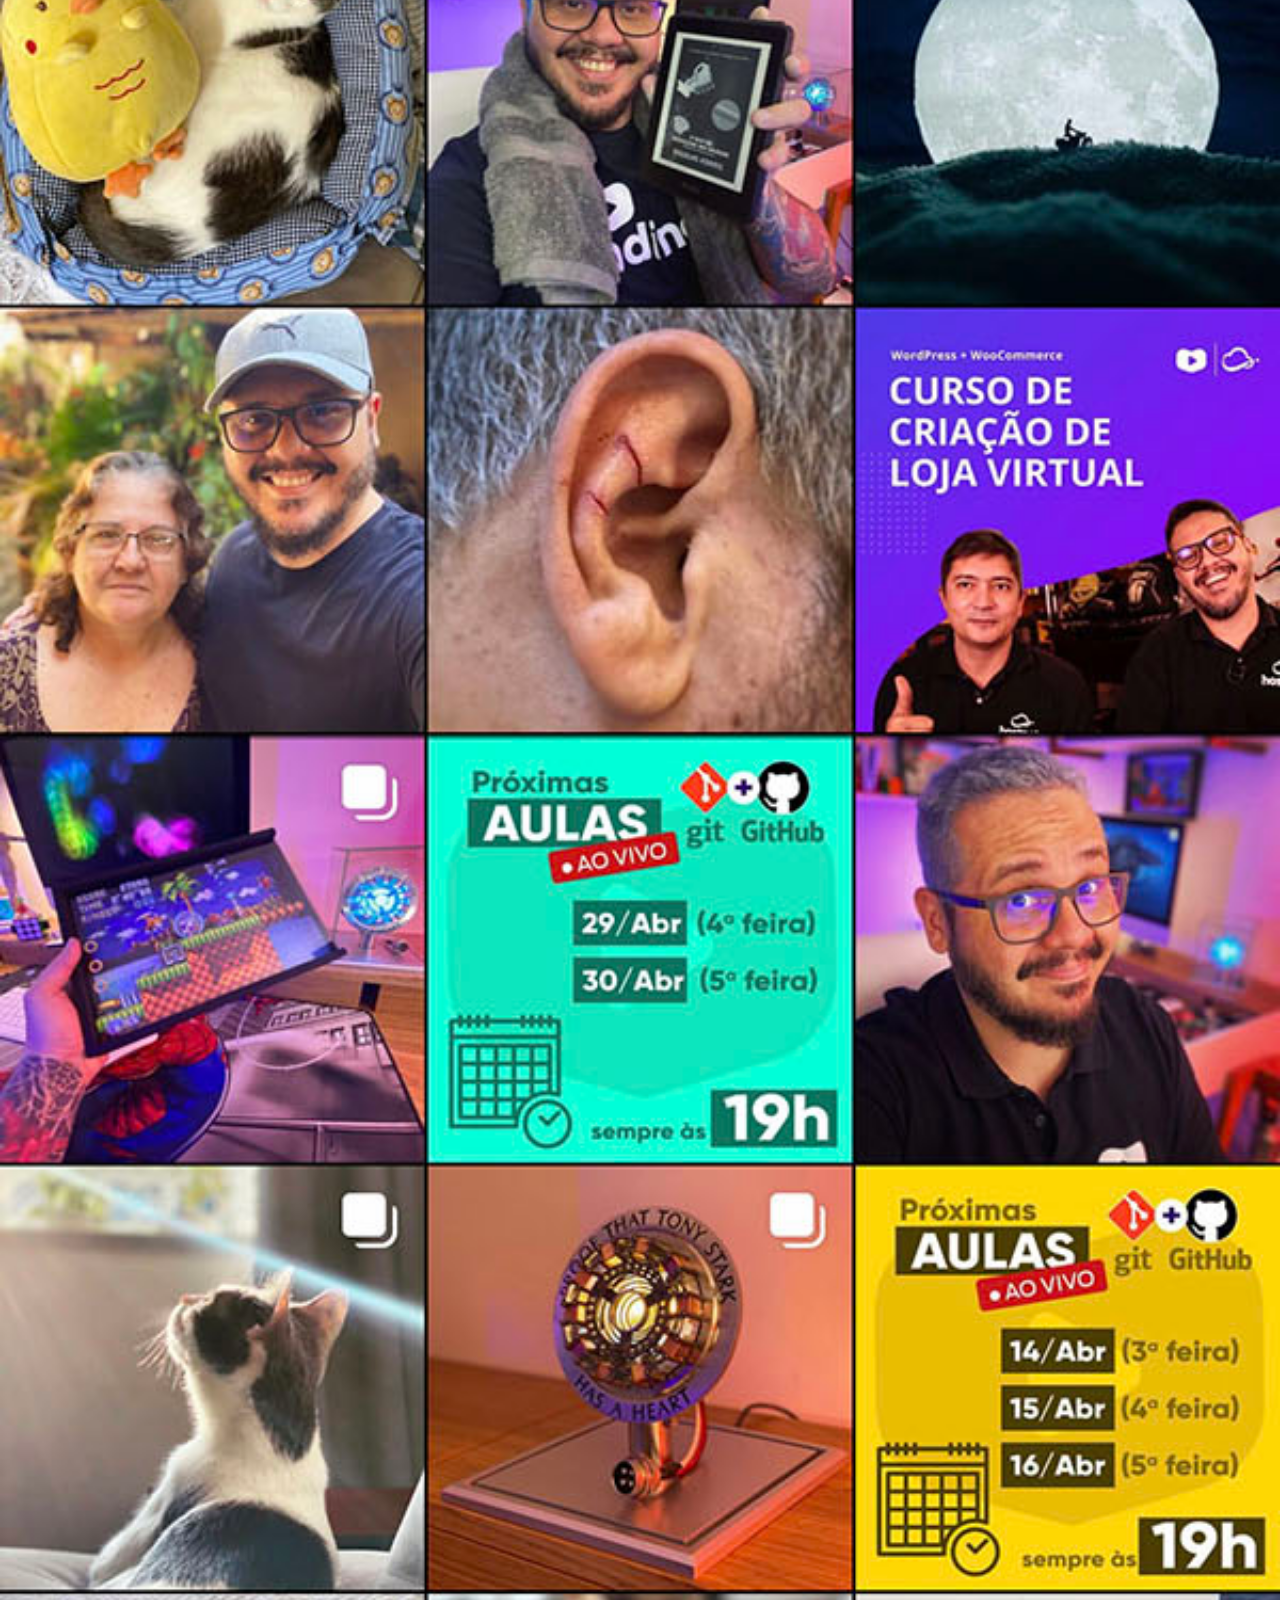
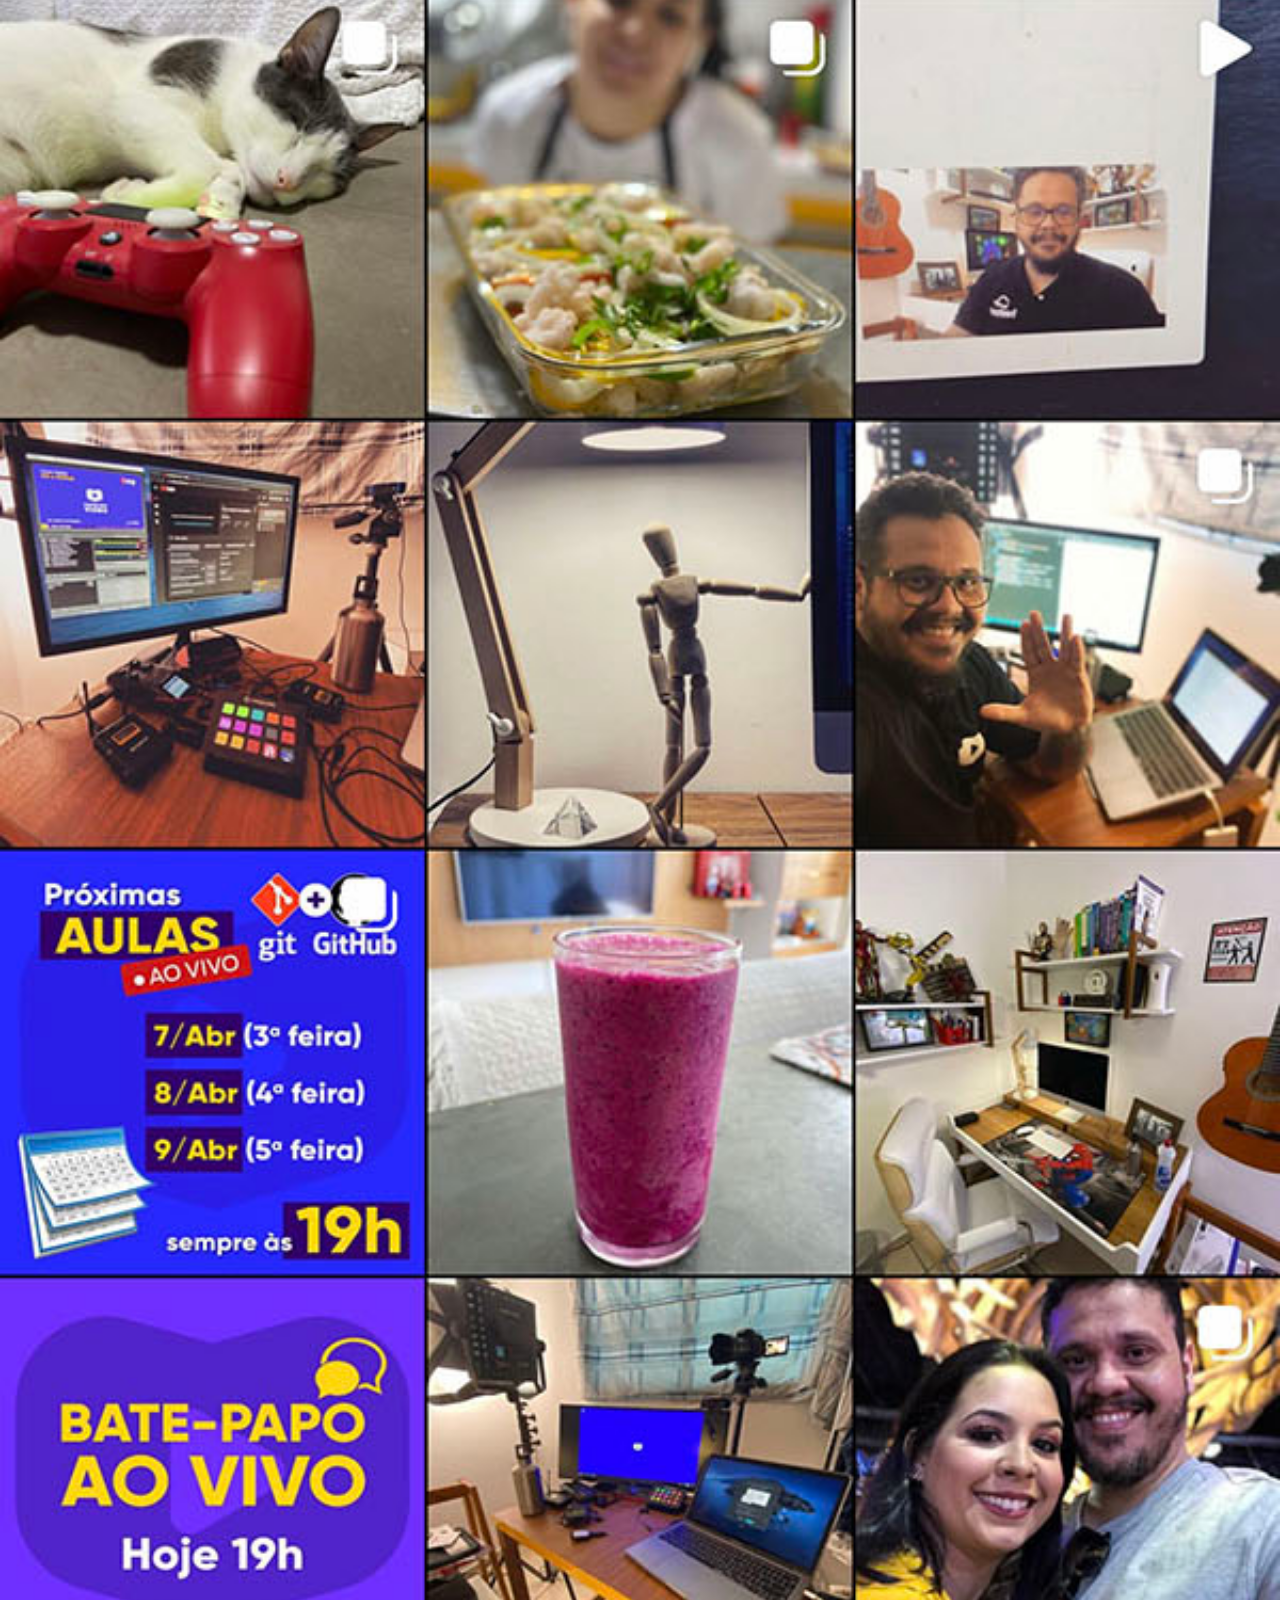
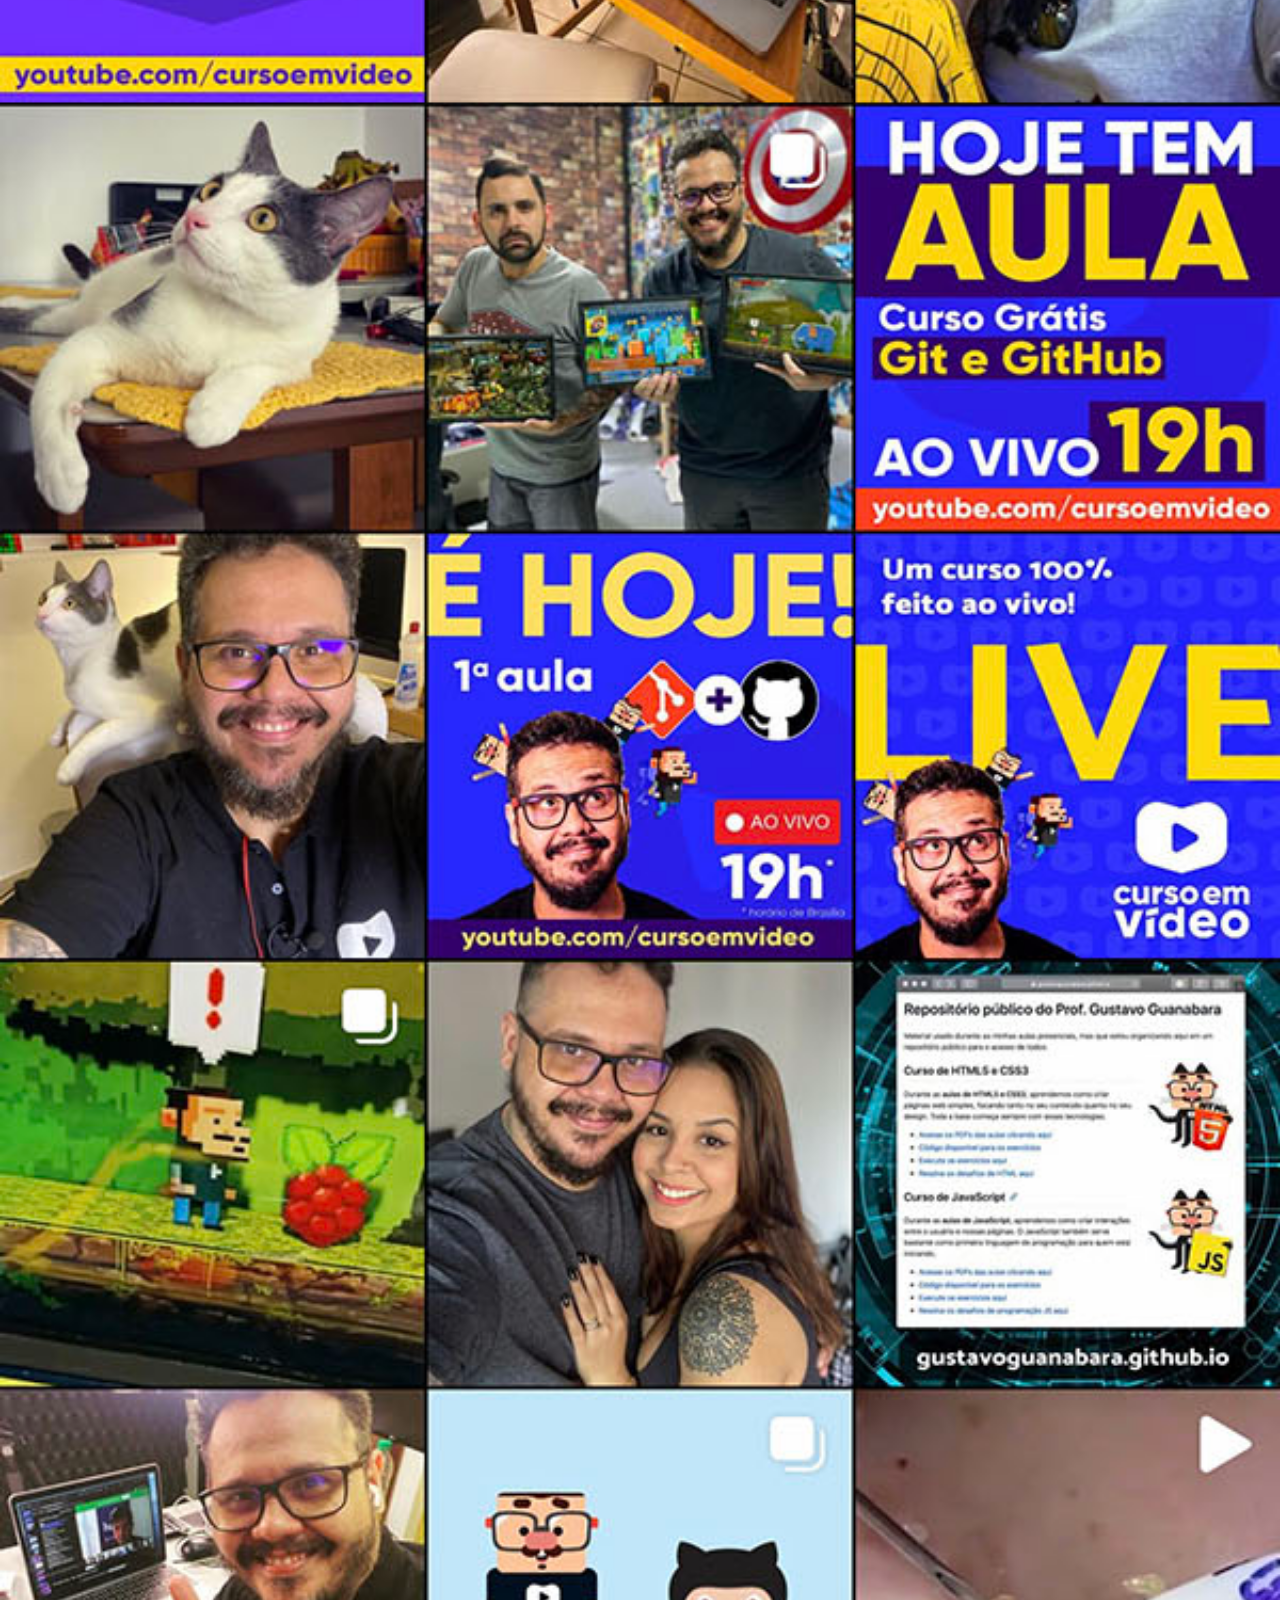
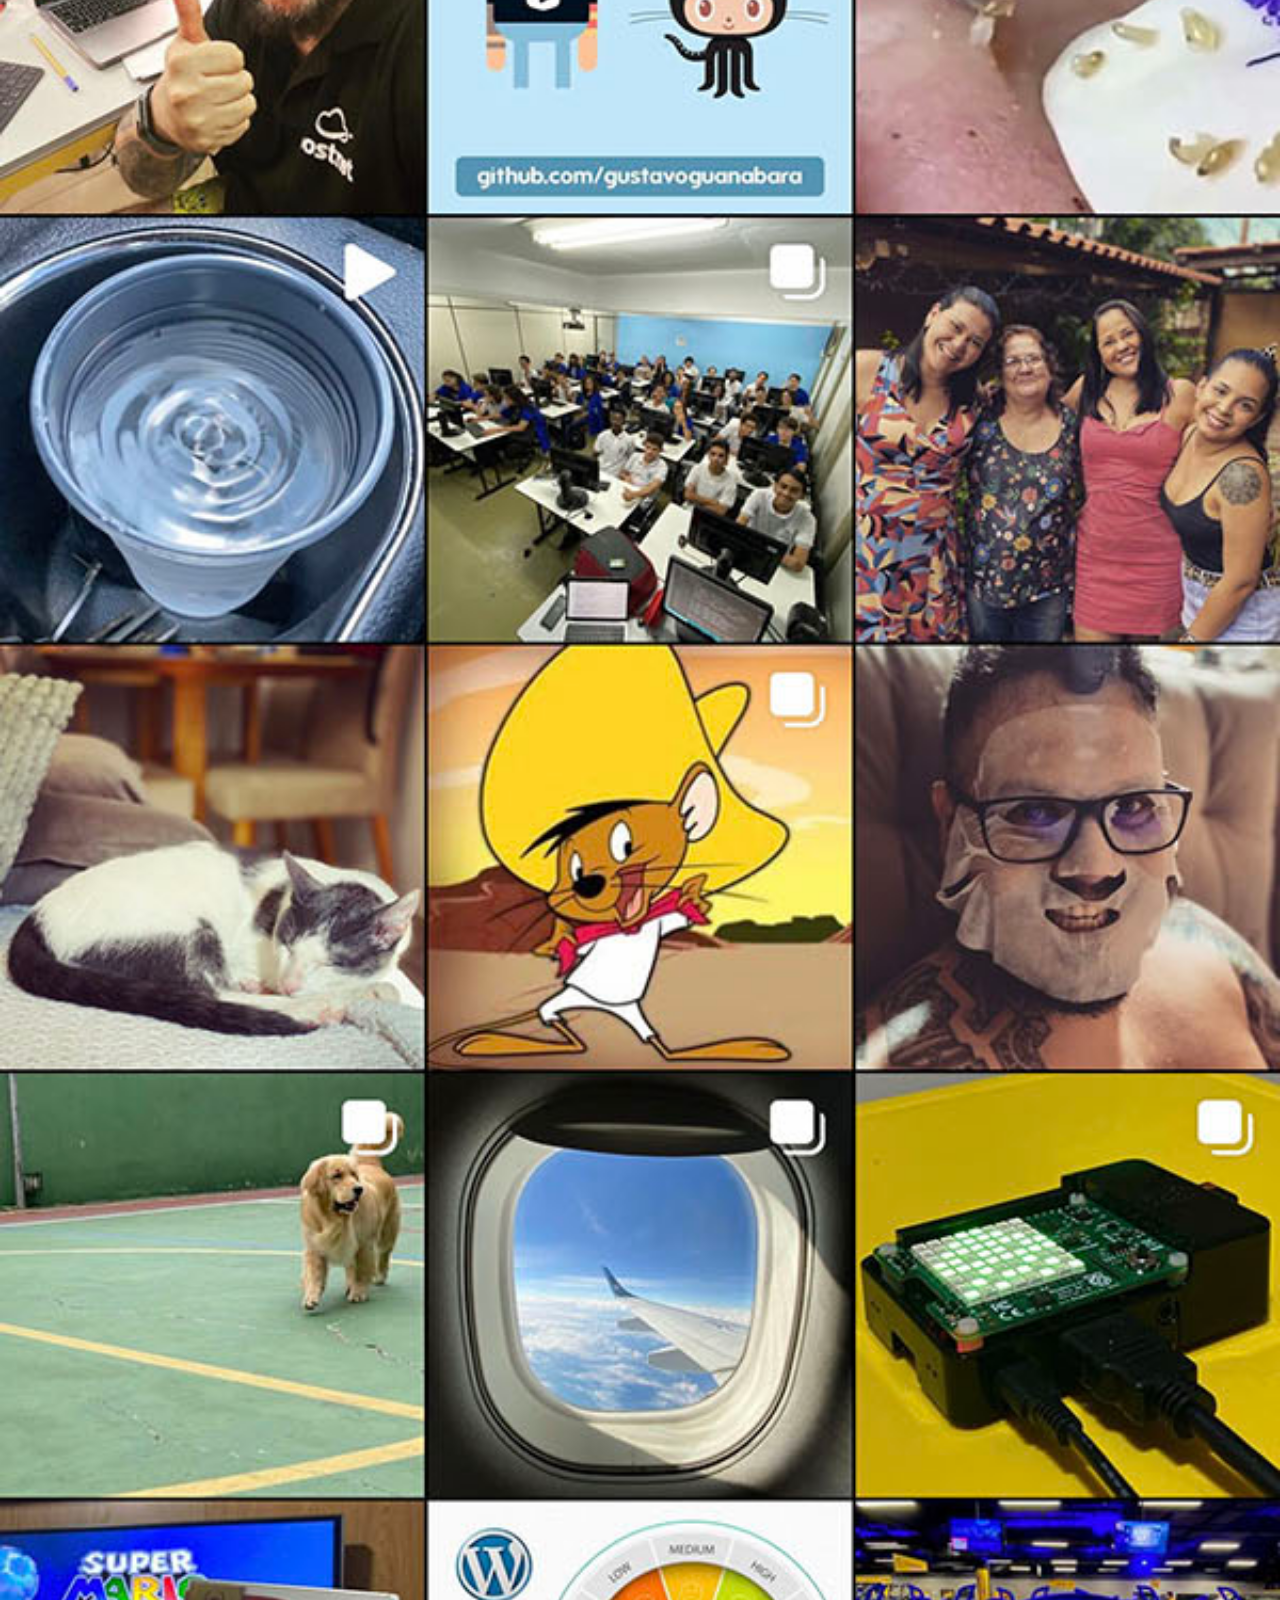
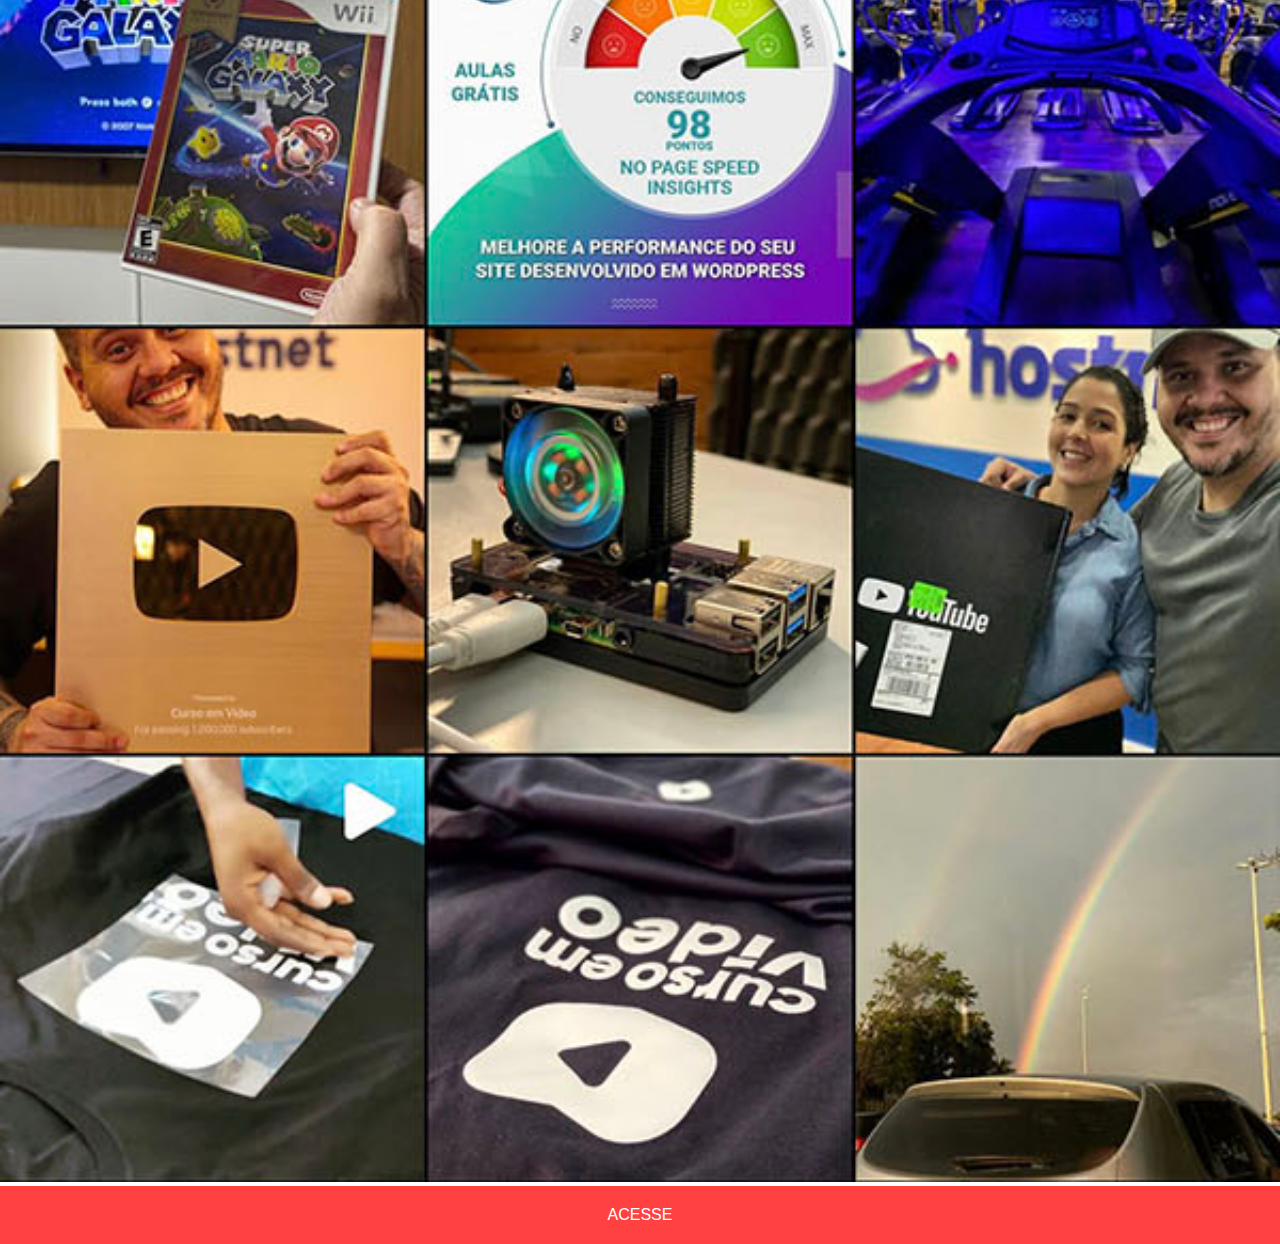
<file: instagram.html>
<!DOCTYPE html>
<html lang="pt-Br">
<head>
    <meta charset="UTF-8">
    <meta http-equiv="X-UA-Compatible" content="IE=edge">
    <meta name="viewport" content="width=device-width, initial-scale=1.0">
    <title>Document</title>
    <style>
        ::-webkit-scrollbar{
            width: 0px; height: 0px;
        }
        *{
            margin:0px; padding: 0px;
            font-family: Arial, Helvetica, sans-serif;
        }
        img {
            width: 100vw;
        }
        a{
            display: block;
            background-color: rgba(255, 0, 0, 0.747);
            color: white;
            padding: 20px;
            text-align: center;
            text-decoration: none;
        }
    </style>
</head>
<body>
    <img src="imagens/tela-instagram.jpg" alt="">
    <a href="https://www.instagram.com/gustavoguanabara/" target="_blank">ACESSE</a>
</body>
</html>
</file>
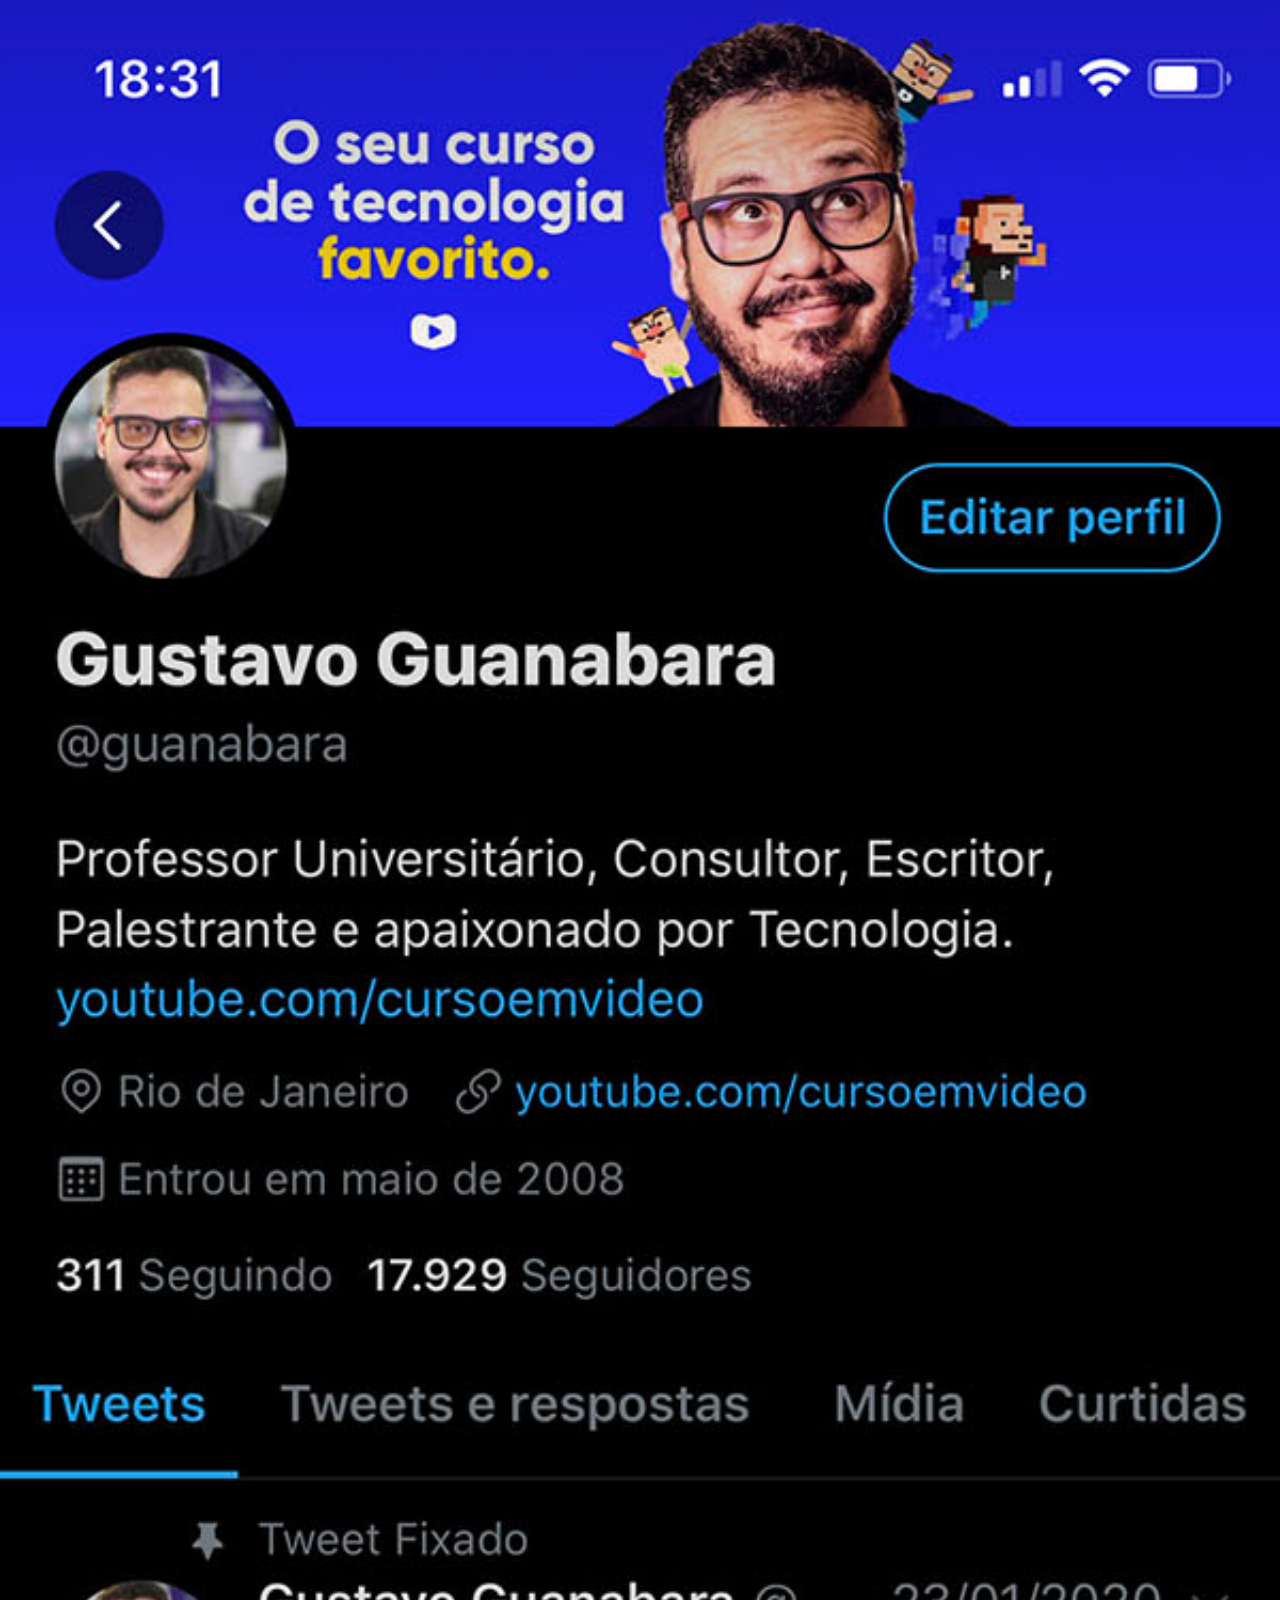
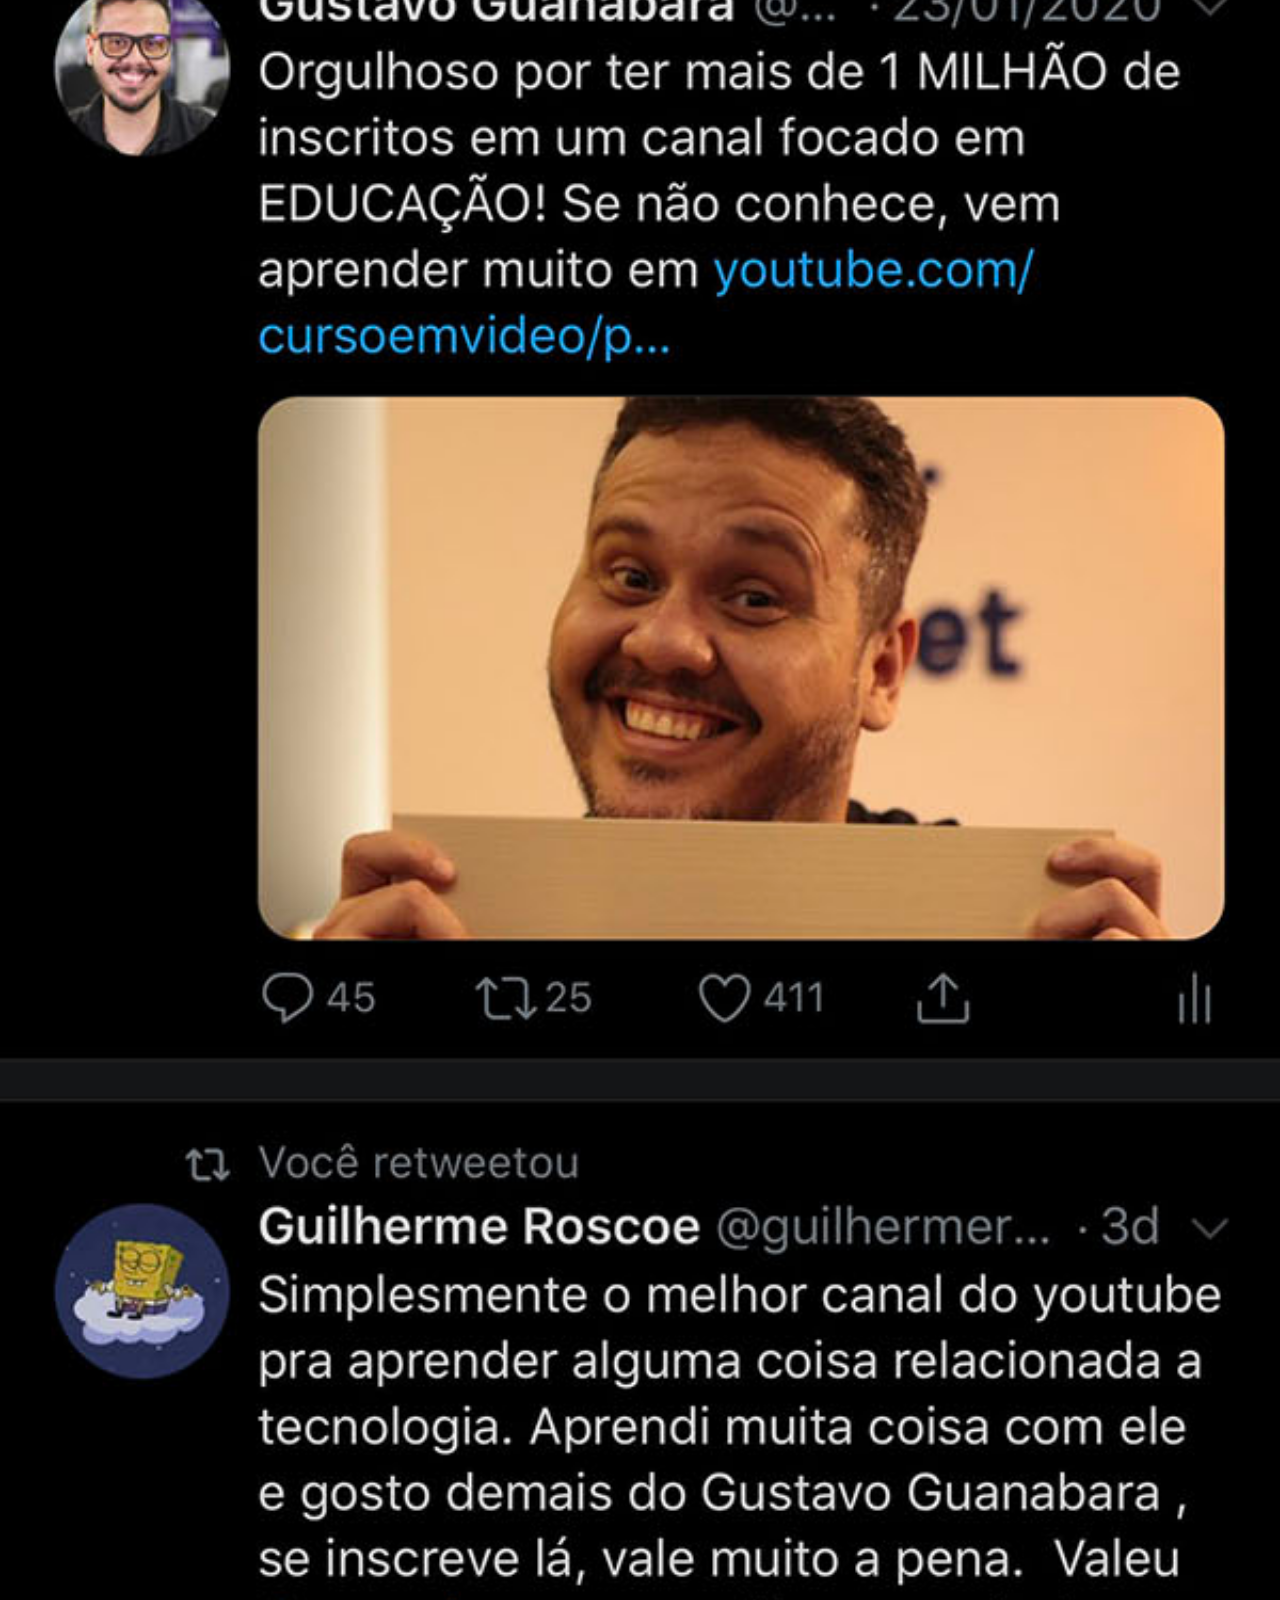
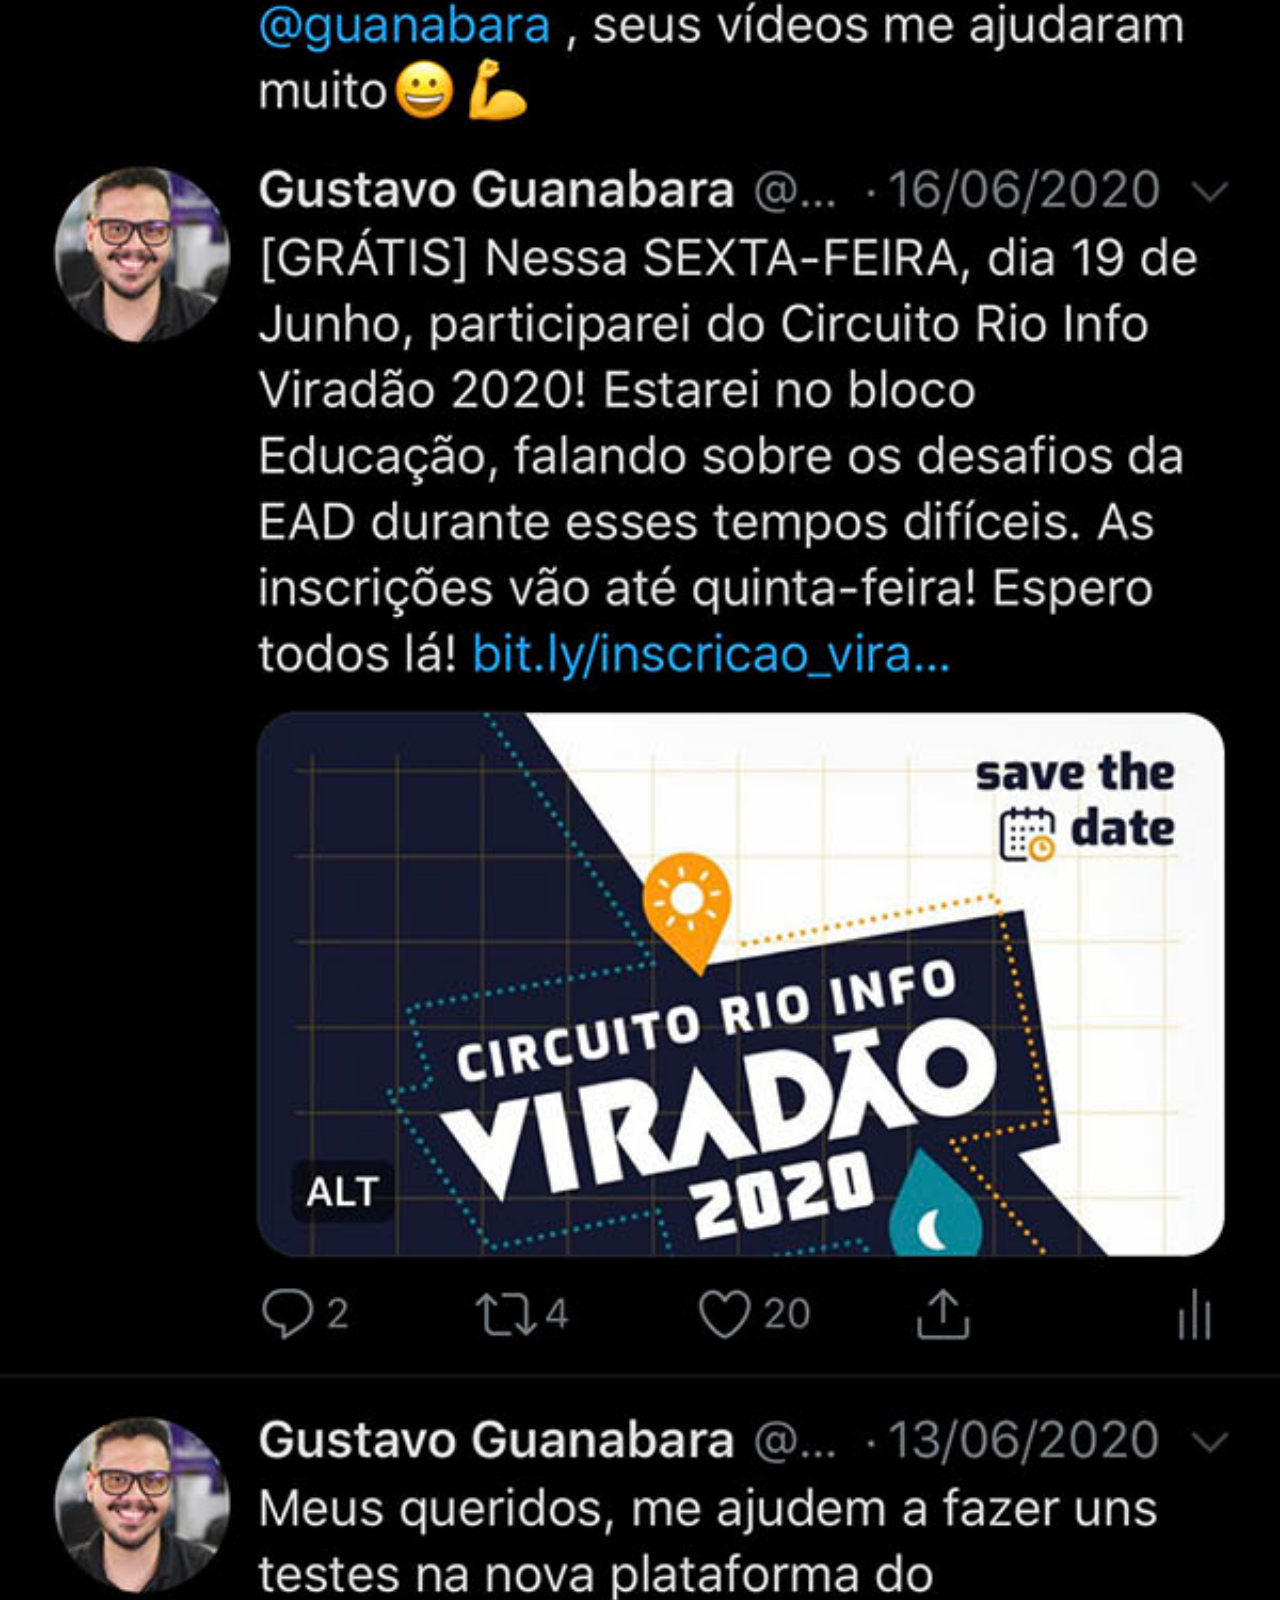
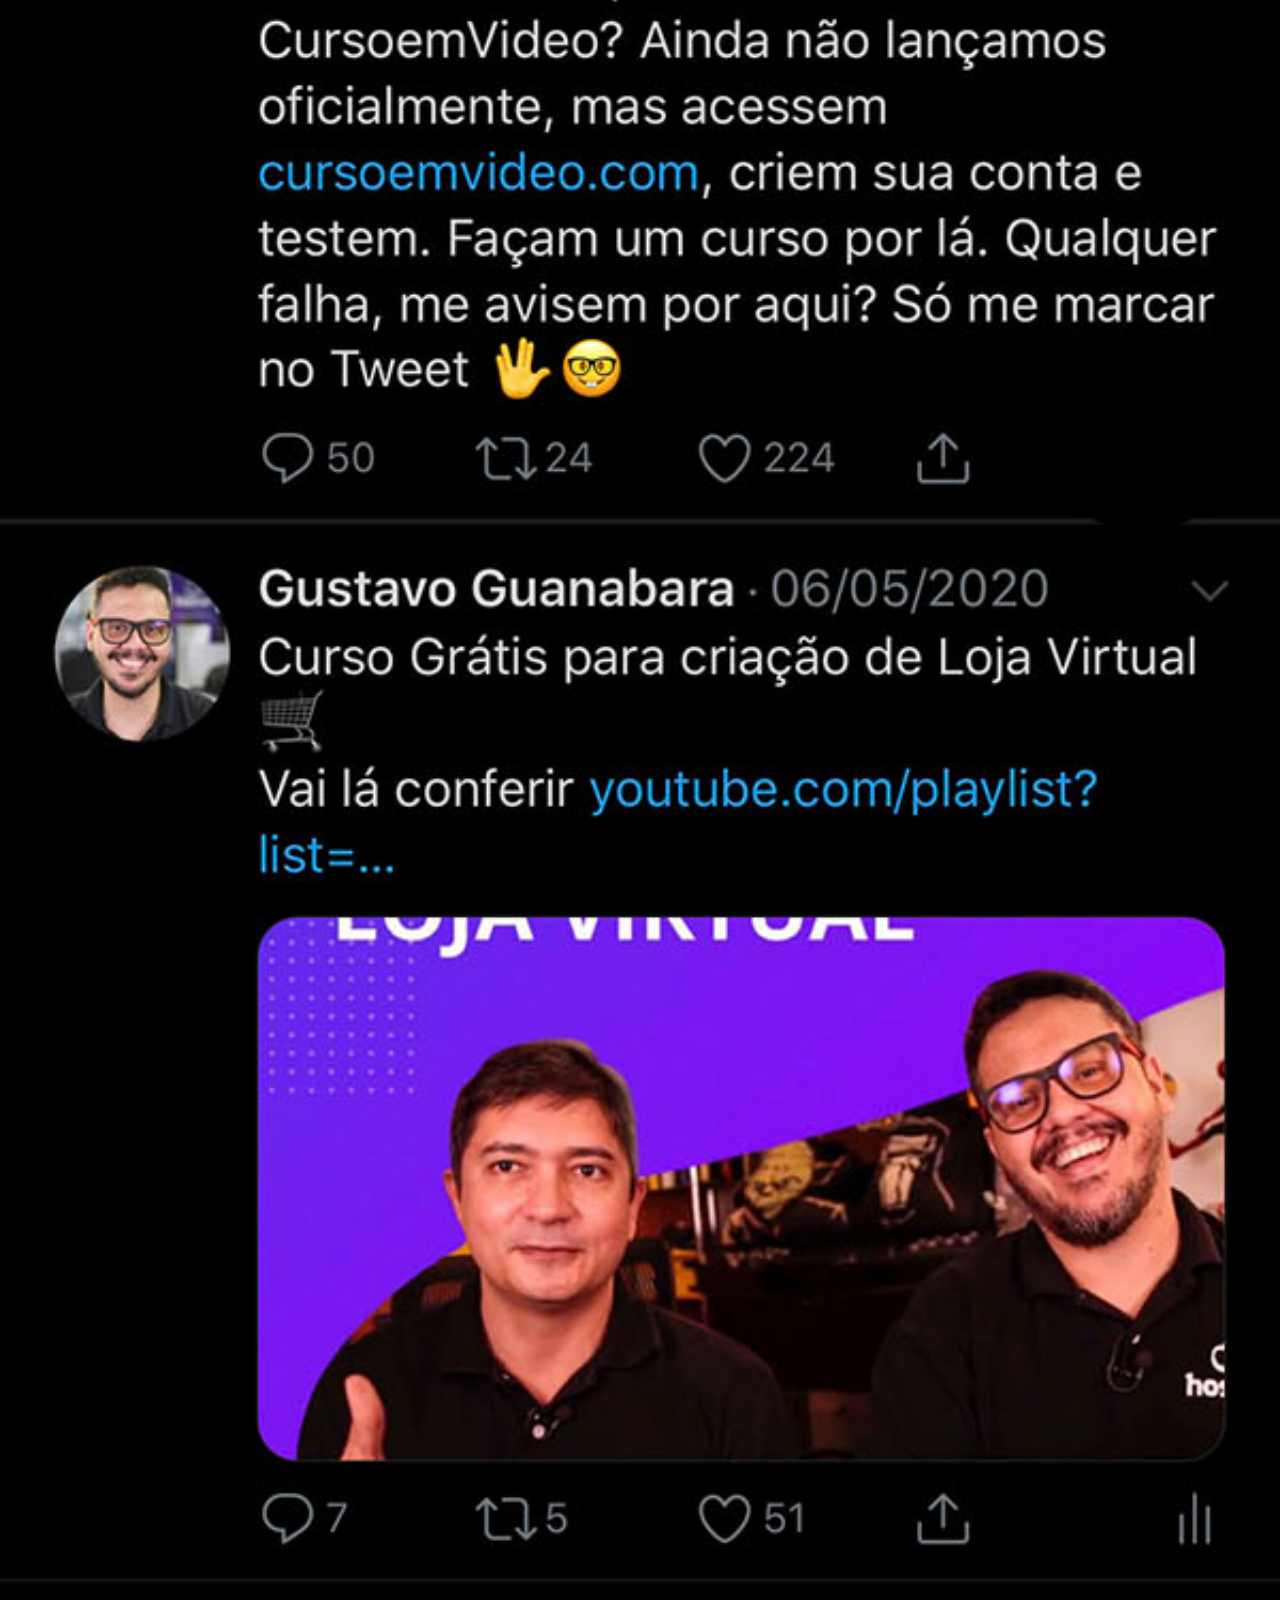
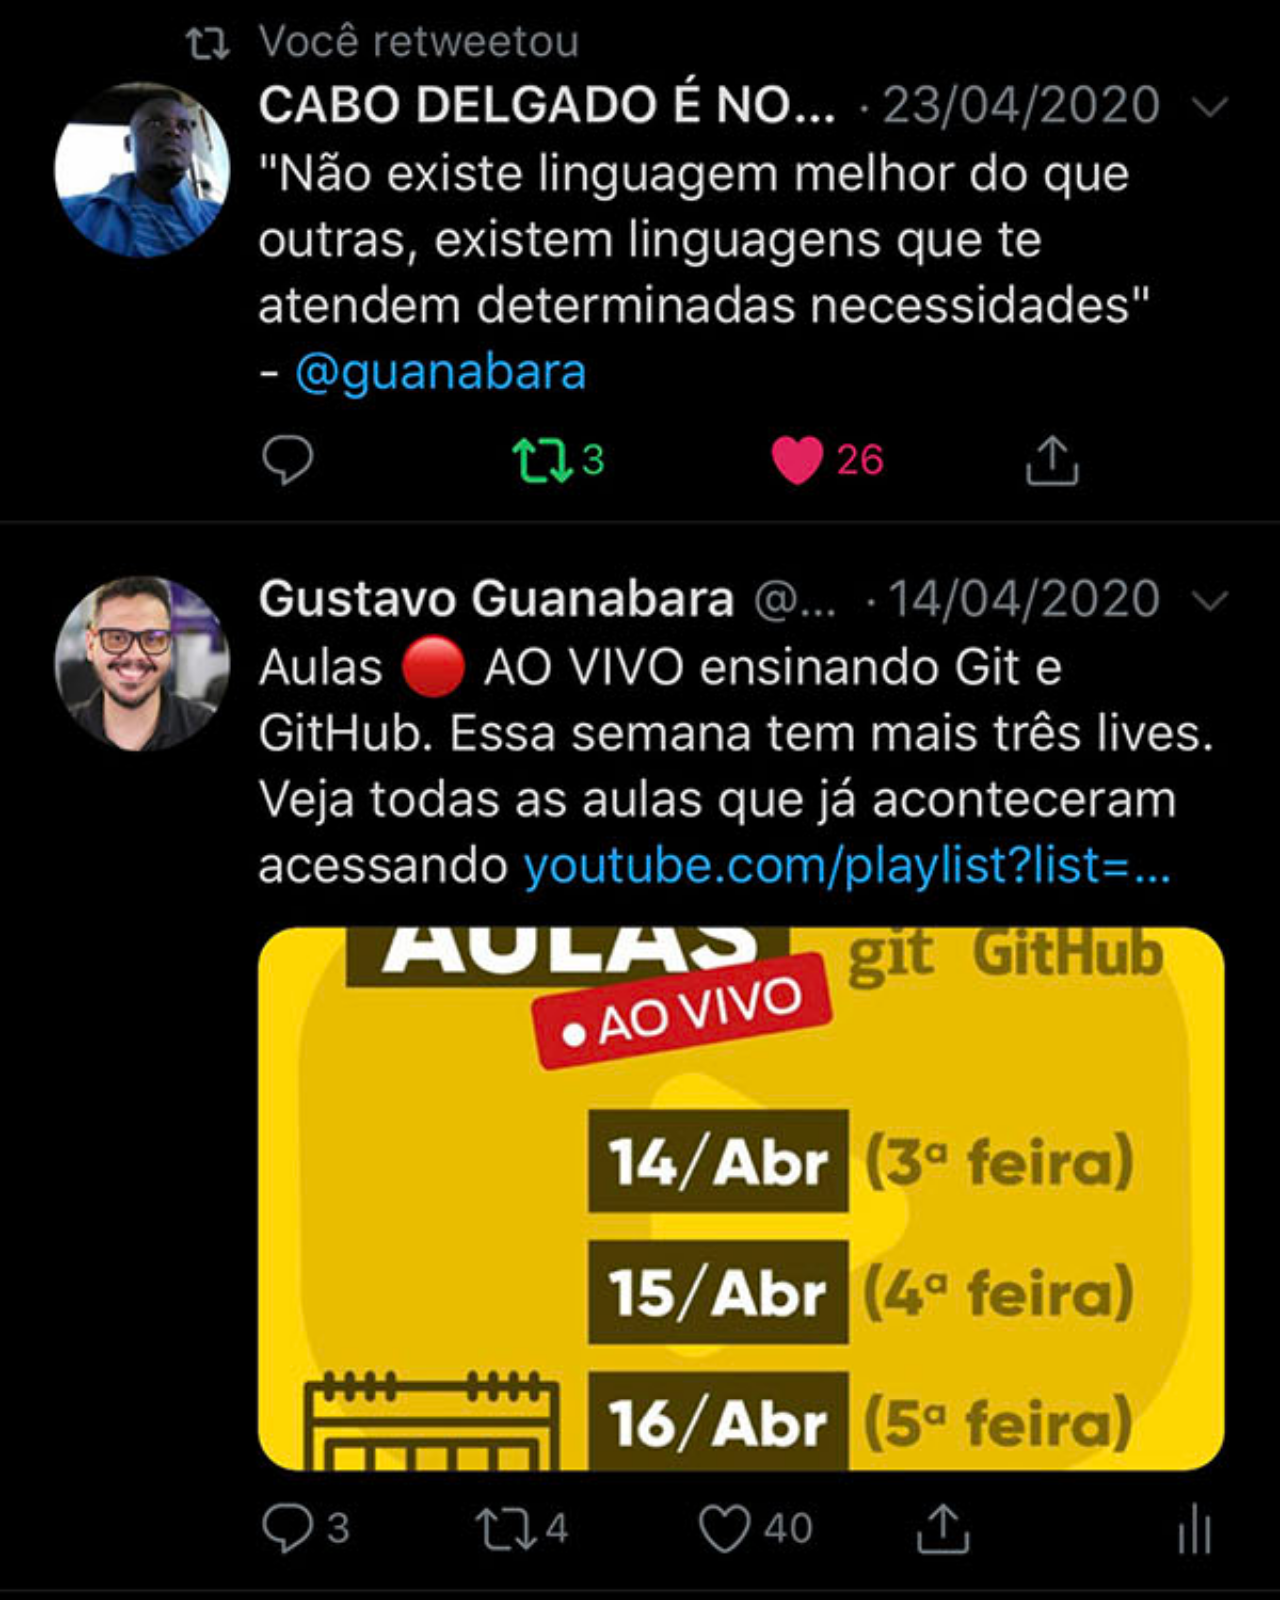
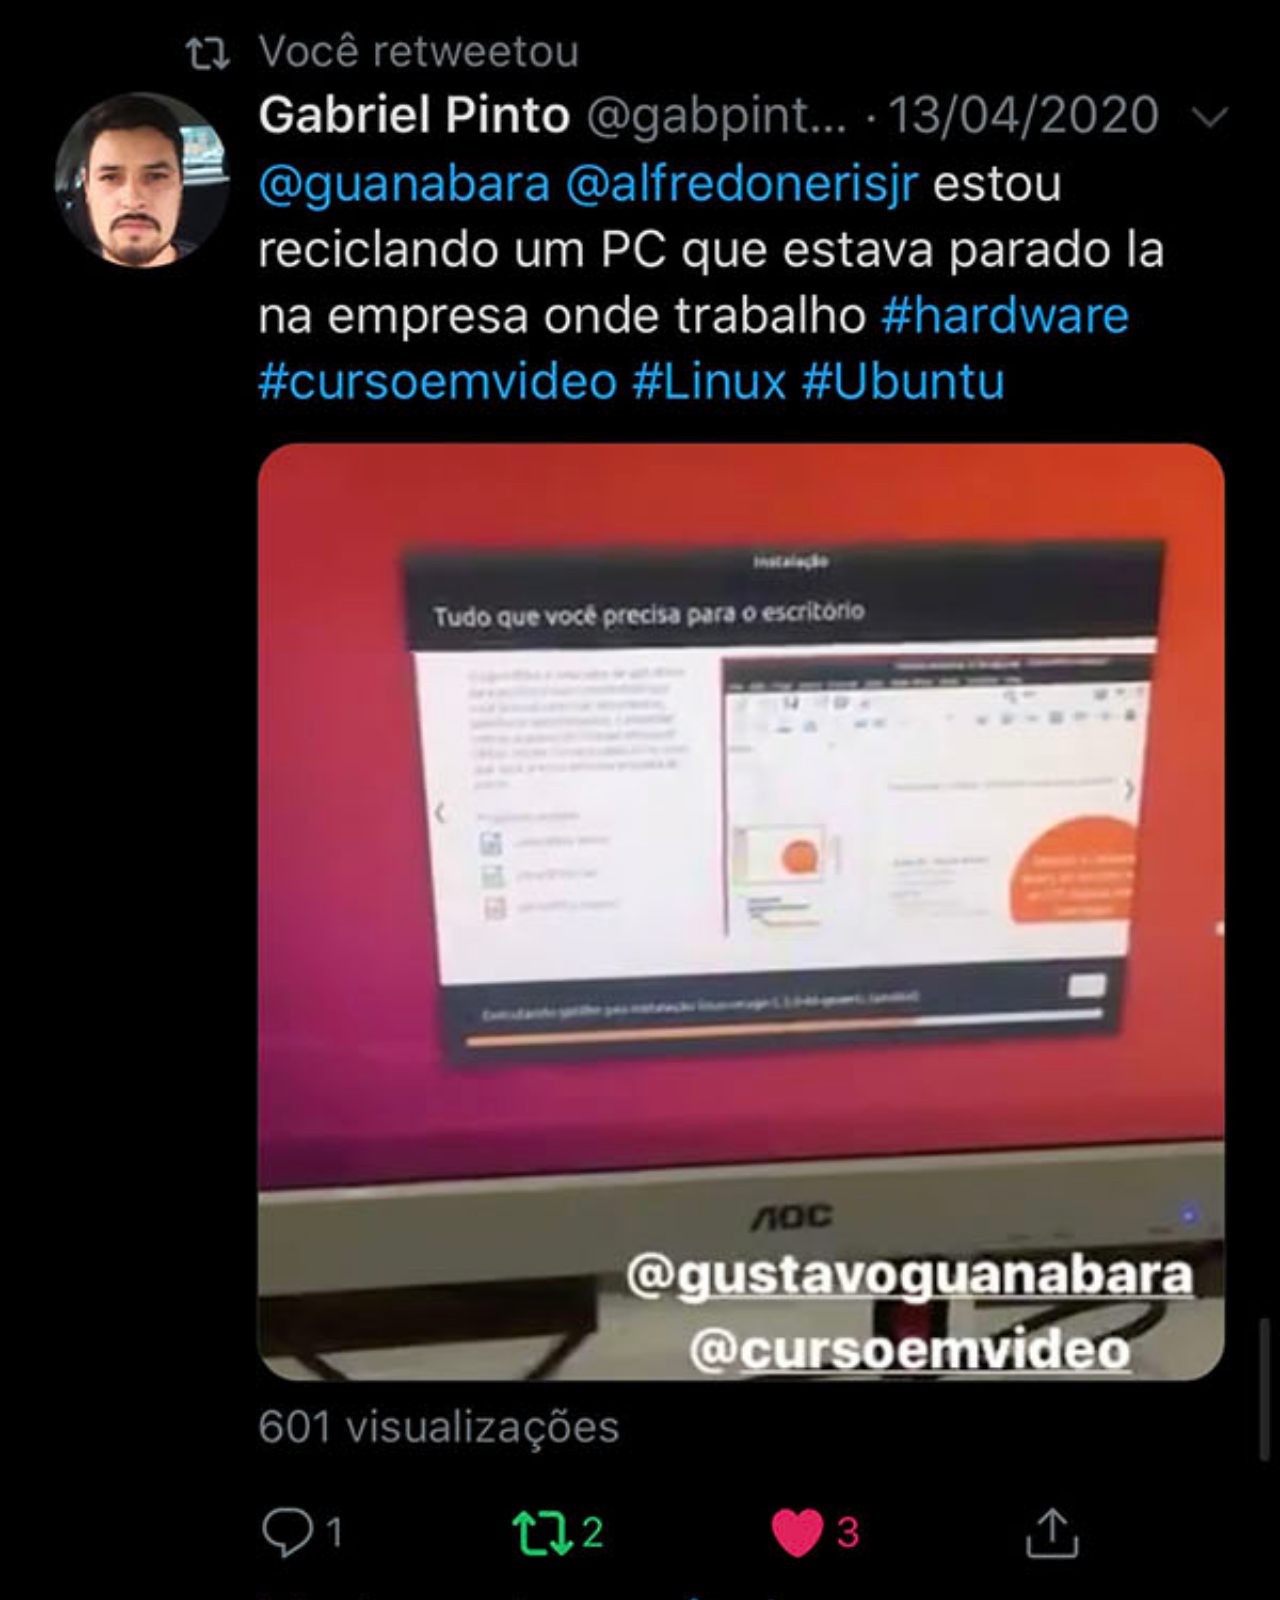
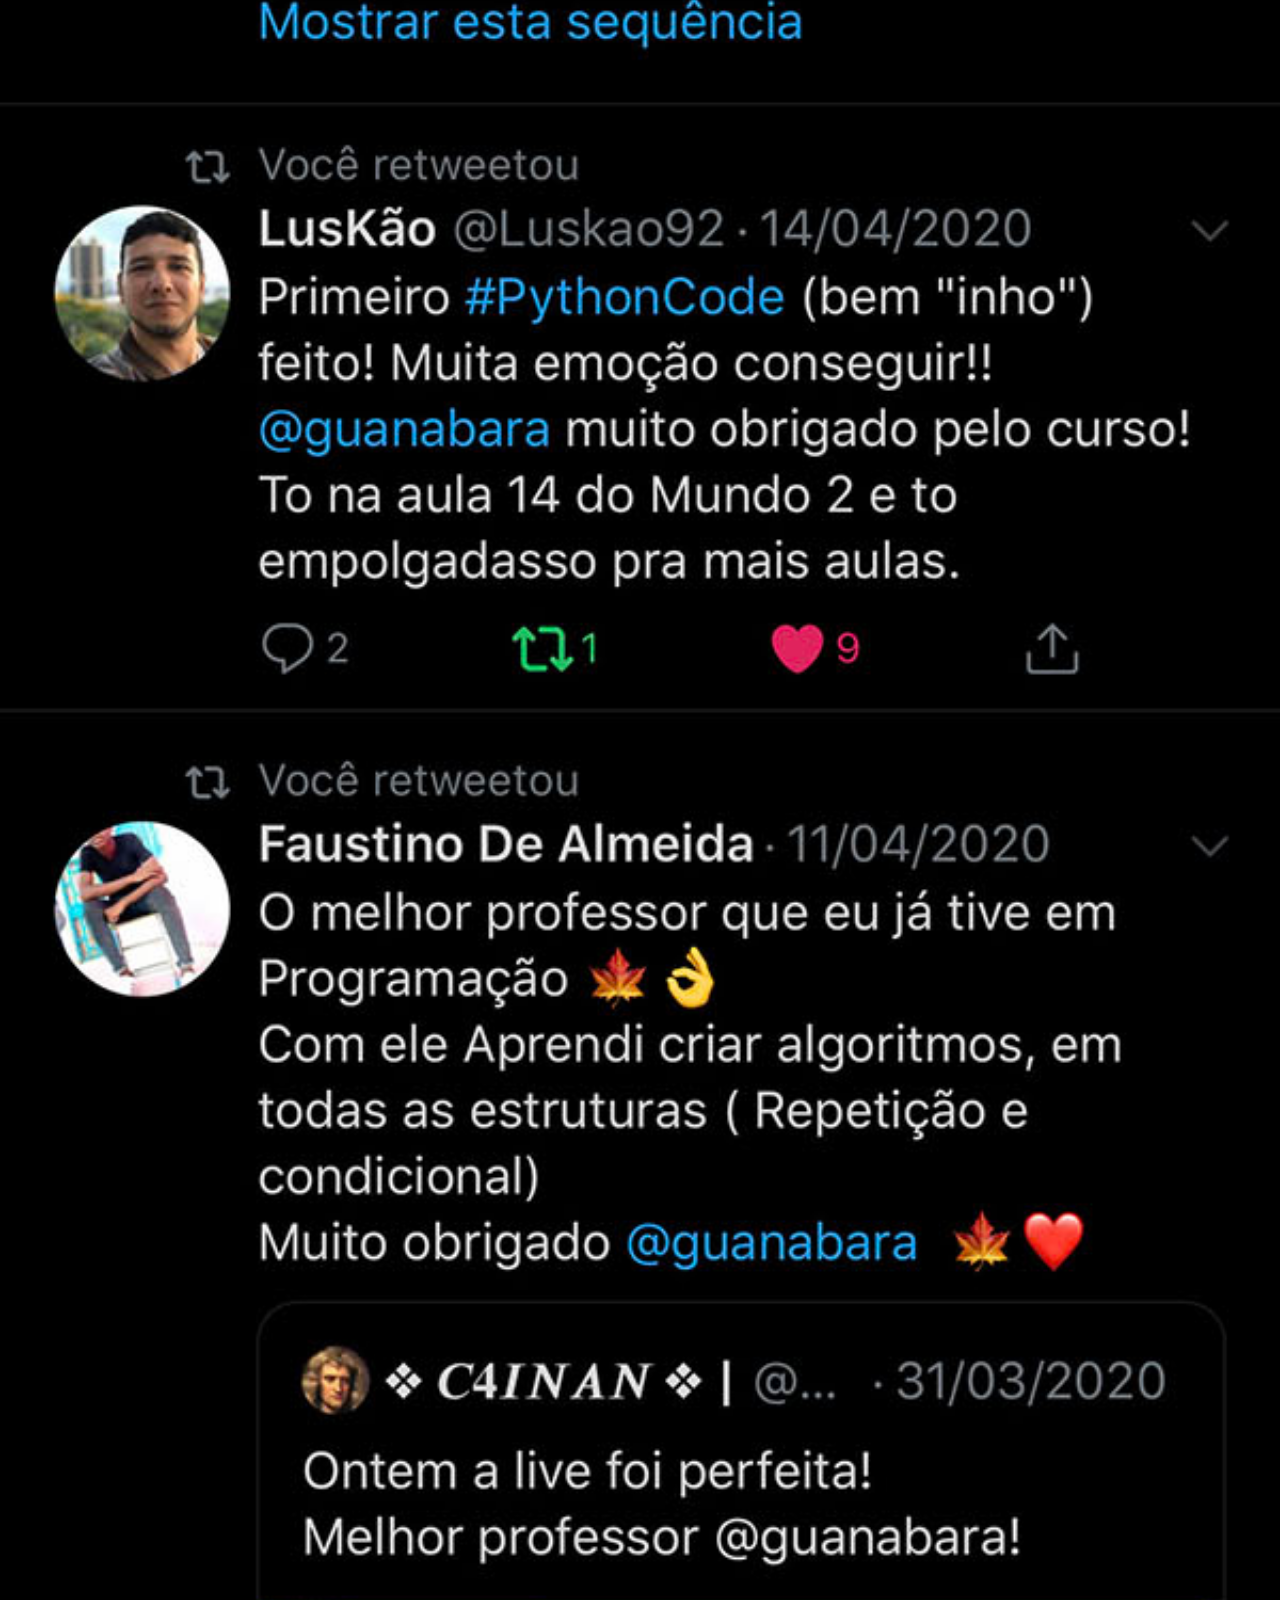
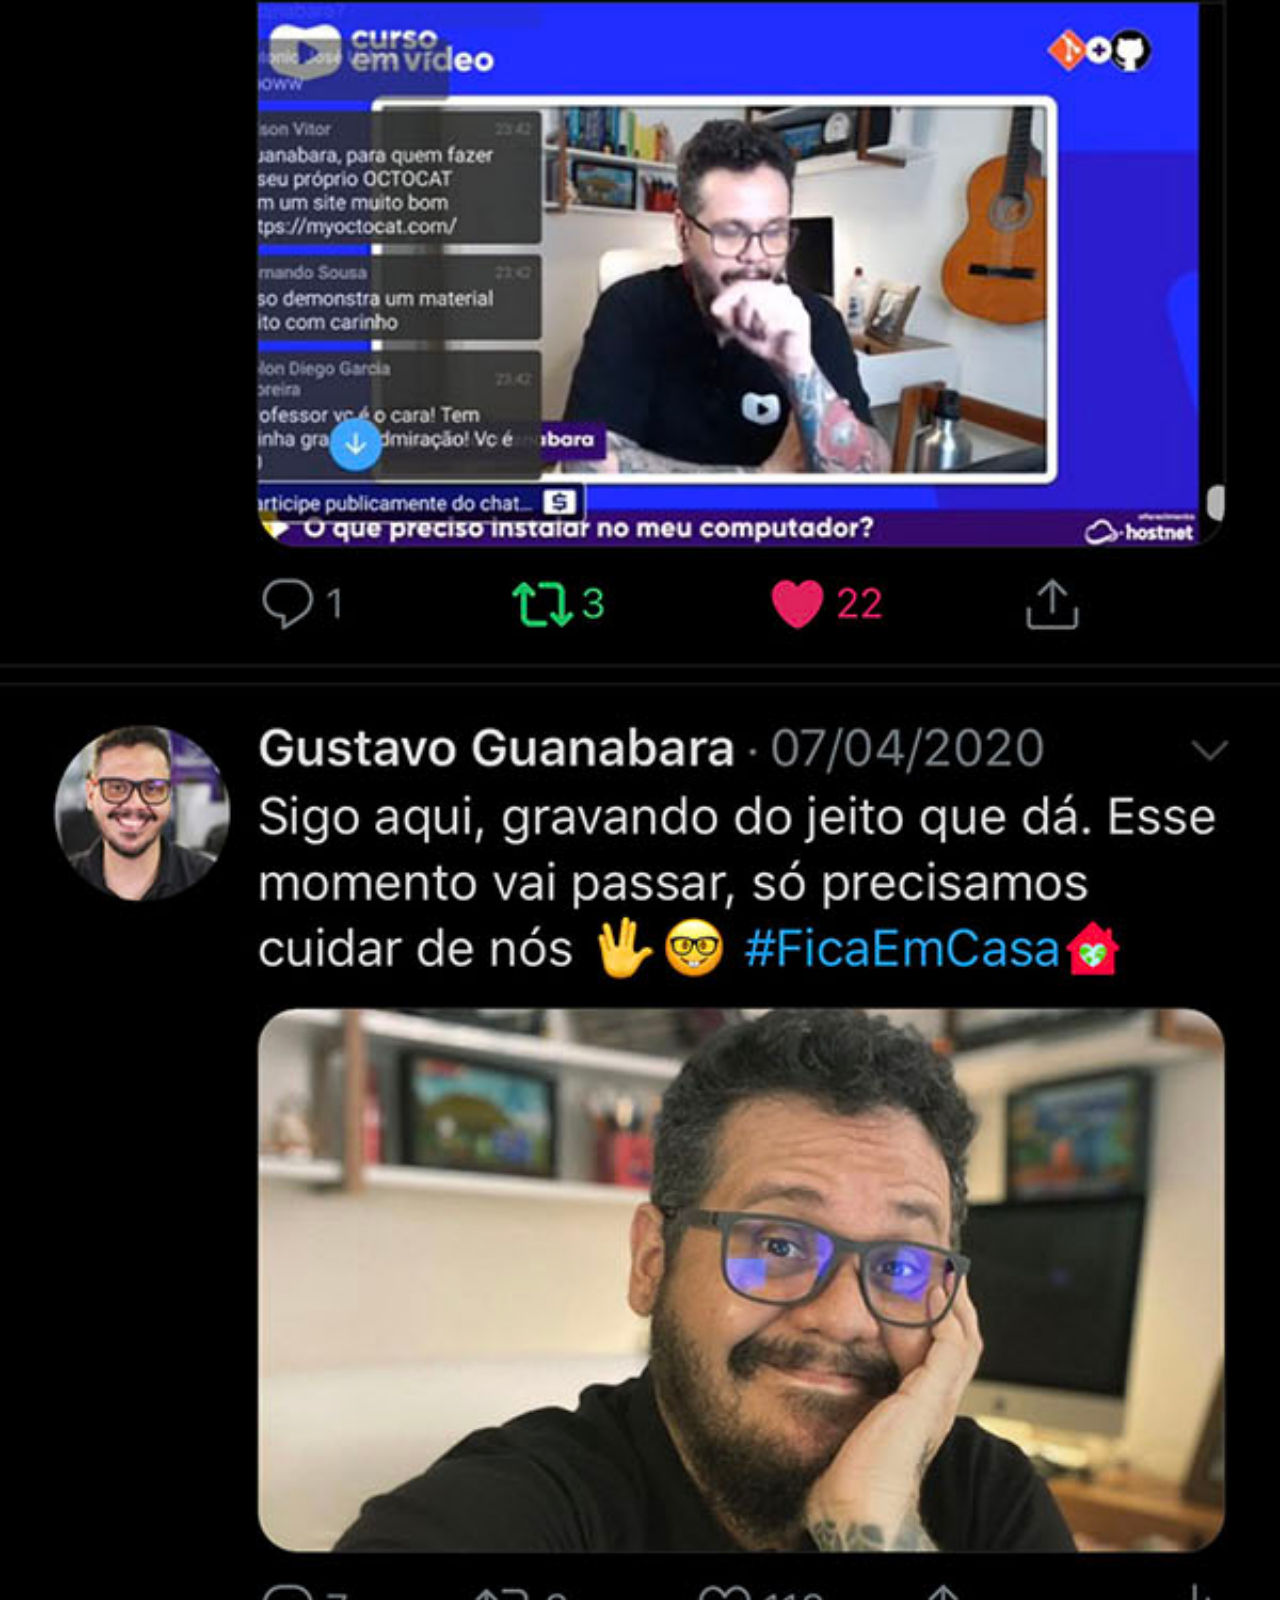
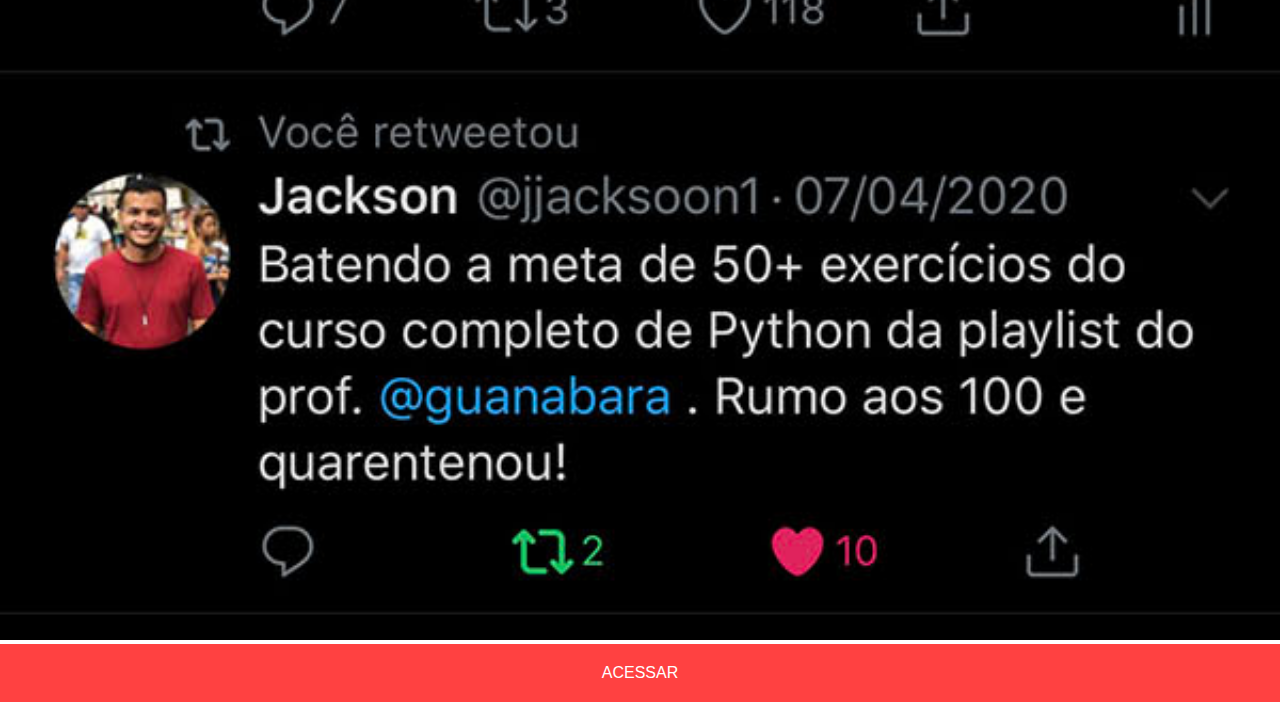
<file: twitter.html>
<!DOCTYPE html>
<html lang="pt-Br">
<head>
    <meta charset="UTF-8">
    <meta http-equiv="X-UA-Compatible" content="IE=edge">
    <meta name="viewport" content="width=device-width, initial-scale=1.0">
    <title>Document</title>
    <style>
        ::-webkit-scrollbar{
            width: 0px; height: 0px;
        }
        *{
            margin:0px; padding: 0px;
            font-family: Arial, Helvetica, sans-serif;
        }
        img {
            width: 100vw;
        }
        a{
            display: block;
            background-color: rgba(255, 0, 0, 0.747);
            color: white;
            padding: 20px;
            text-align: center;
            text-decoration: none;}
    </style>
    
</head>
<body>
    <img src="imagens/tela-twitter.jpg" alt="">
    <a href="https://twitter.com/guanabara" target="_blank">ACESSAR</a>
</body>
</html>
</file>
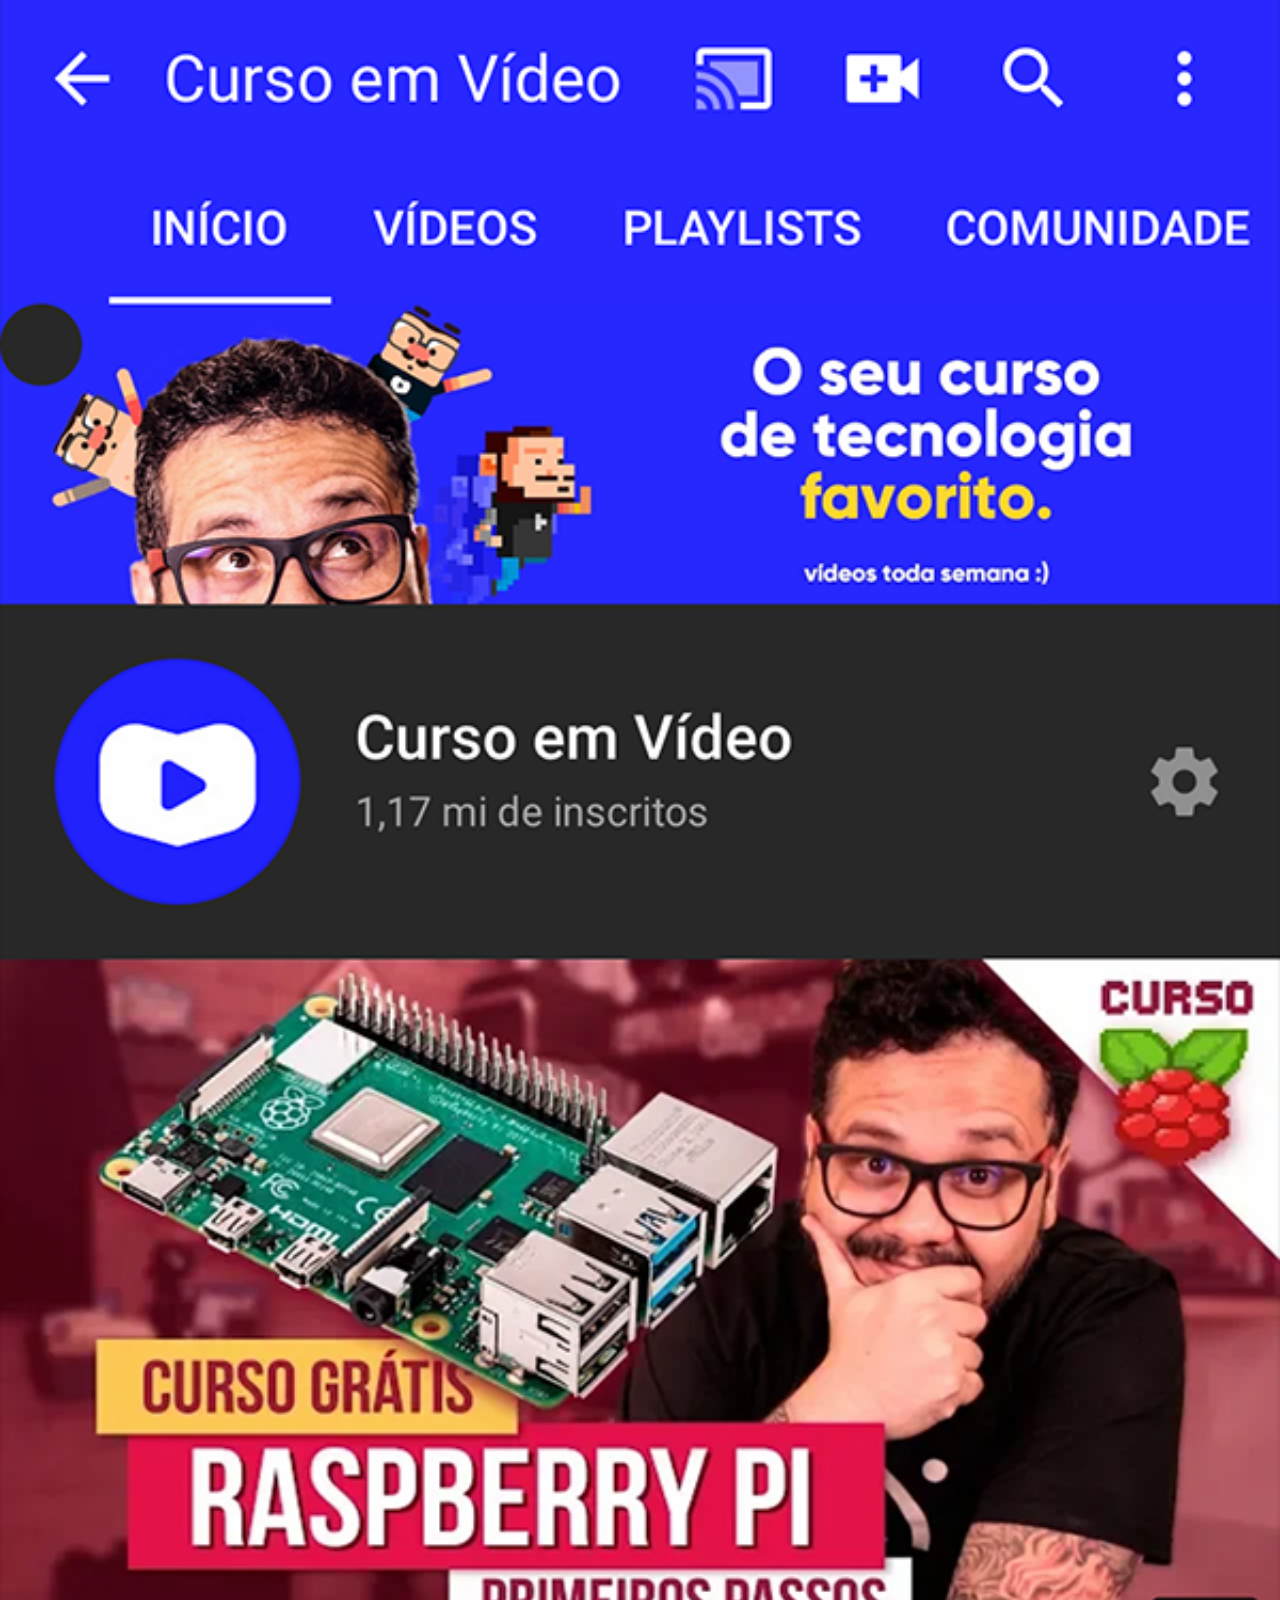
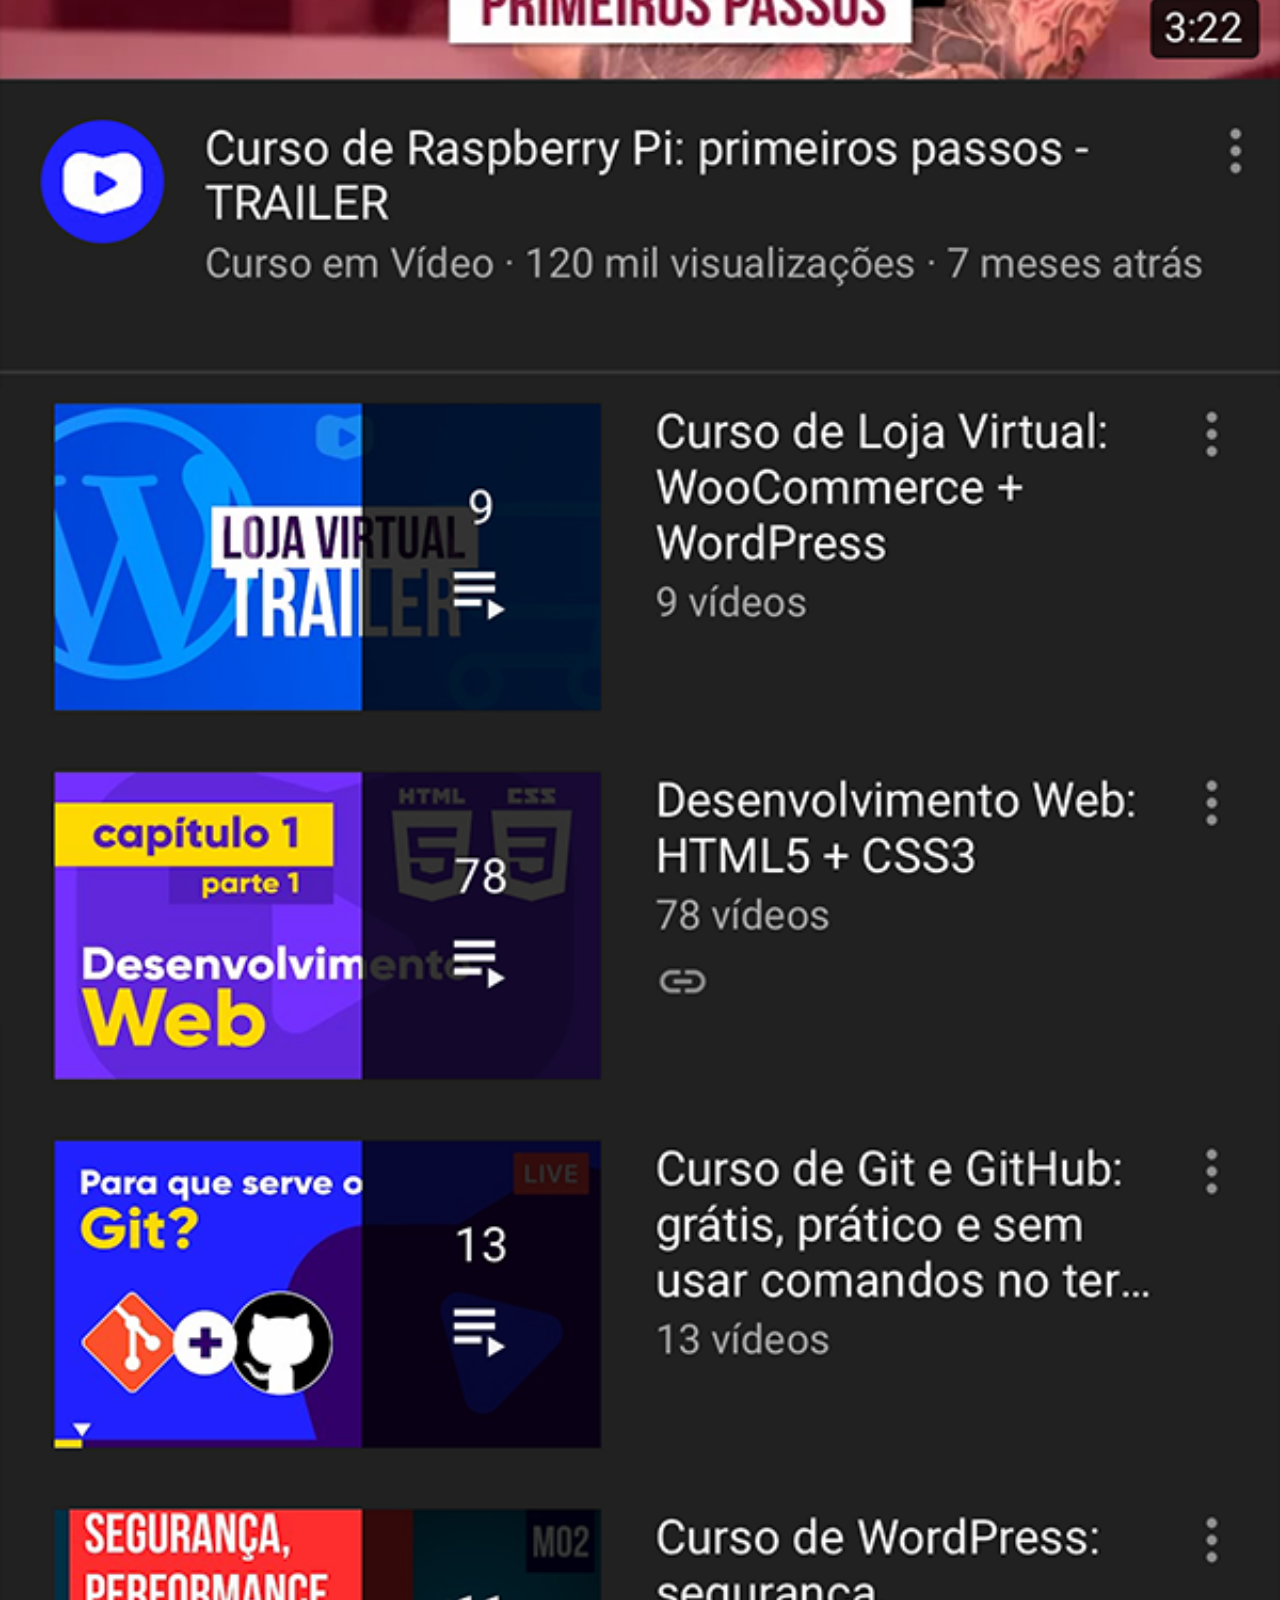
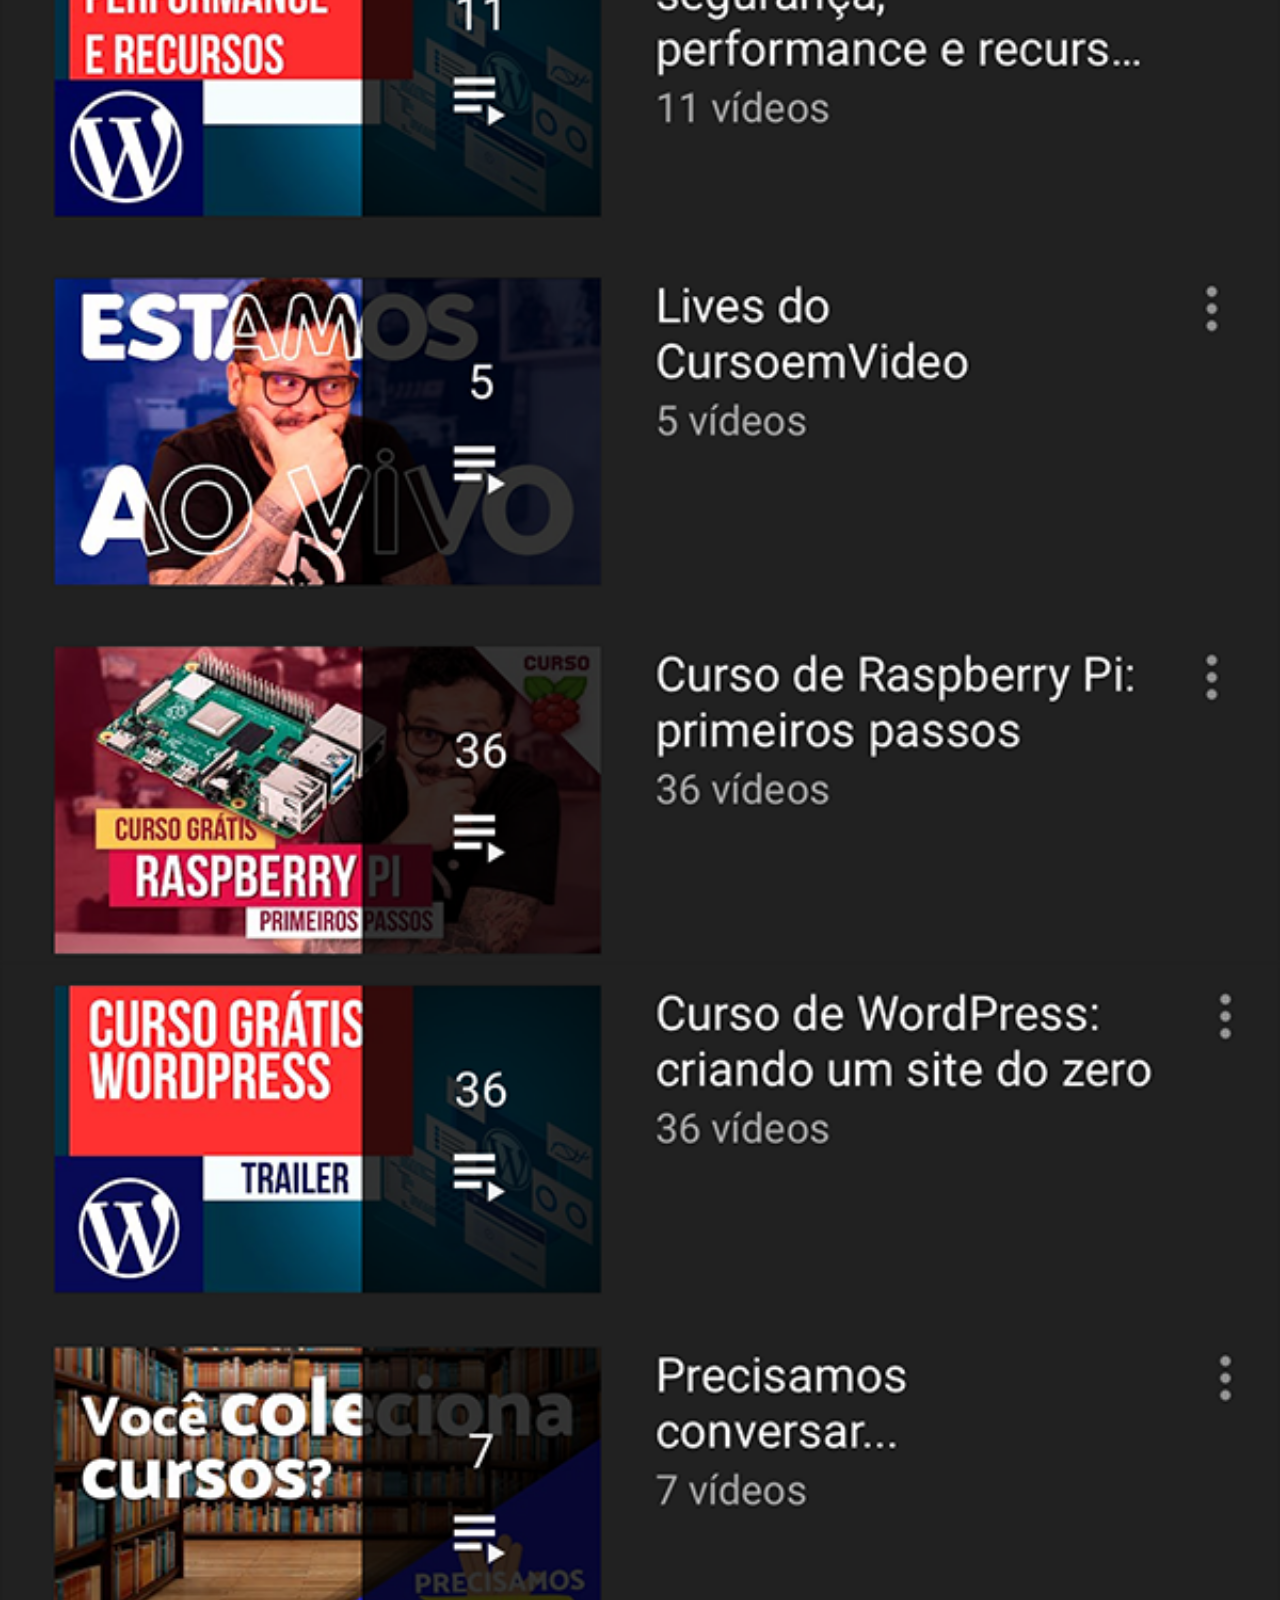
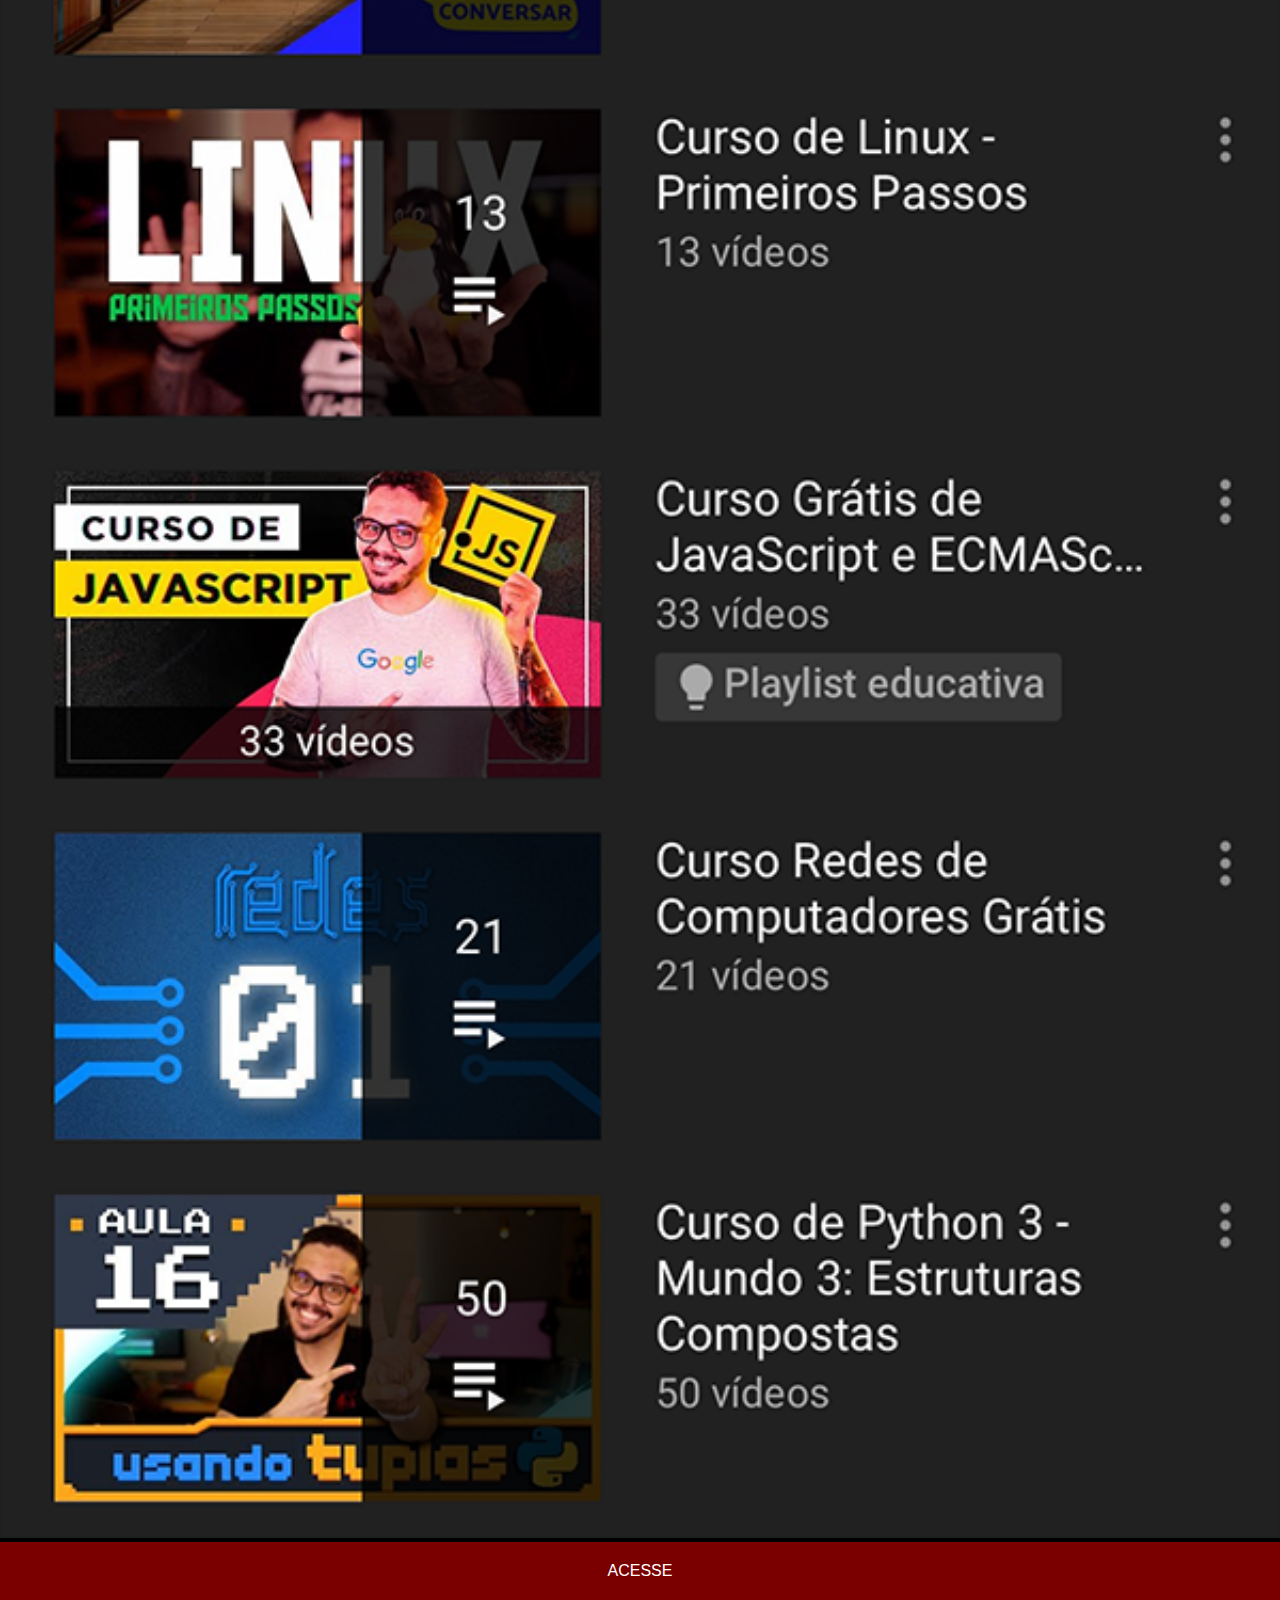
<file: youtube.html>
<!DOCTYPE html>
<html lang="pt-Br">
<head>
    <meta charset="UTF-8">
    <meta http-equiv="X-UA-Compatible" content="IE=edge">
    <meta name="viewport" content="width=device-width, initial-scale=1.0">
    <title>Document</title>
    <style>
        *{
        margin: 0px; padding: 0px;
        font-family: Arial, Helvetica, sans-serif;
        }
        body{
        background-color: black;
        } 

        ::-webkit-scrollbar {
            width: 0px;
            height: 0px;
        }
        img {
        text-align: center;
        width: 100vw;
        } 
        a {
        display: block;
        background-color: rgba(255, 0, 0, 0.479);
        color: white;
        padding: 20px;
        text-decoration: none;
        text-align: center;
        }
    
    </style>
</head>
<body>
    <img src="imagens/tela-youtube.png" alt="">
    <a href="https://www.youtube.com/cursoemvideo" target="_blank">ACESSE</a>
</body>
</html>
</file>
<file: style.css>
@charset "UTF-8";
html, body {
   height: 100vh; width: 100vw;
   margin: -10px;
    }
    main {
        background-image: url(imagens/fundo-madeira.jpg);
        background-size: cover; background-attachment: fixed; background-repeat: no-repeat;
        height: 100vh; width: 100vw;
        margin: 20px;
        position: relative;
    }
.iphone{
    background-color: transparent;
    width: 311px;
    height: 622px;
    position: absolute;
    top: 50%; left: 50%; transform: translate(-50%, -50%);
    background-image: url(imagens/frame-iphone.png);
    background-repeat: no-repeat;
 } 
 iframe{
    display: absolute;
    transform: translate(19px, 80px);
    height: 470px;
    width: 270px;
 } 
 section.redes-sociais > a > img {
    width: 50px;
    margin: 10px;
    border-radius: 50%;
    box-shadow: 2px 2px 5px black;
    box-sizing: border-box;
 }
 .redes-sociais{
    text-align: right;
 } 
 .redes-sociais > a > img:hover {
    border: 1px solid rgb(255, 255, 255);
    transform: translate(-10px, -5px); transition: transform 0.4s, border 0.4s;
 }
</file>
